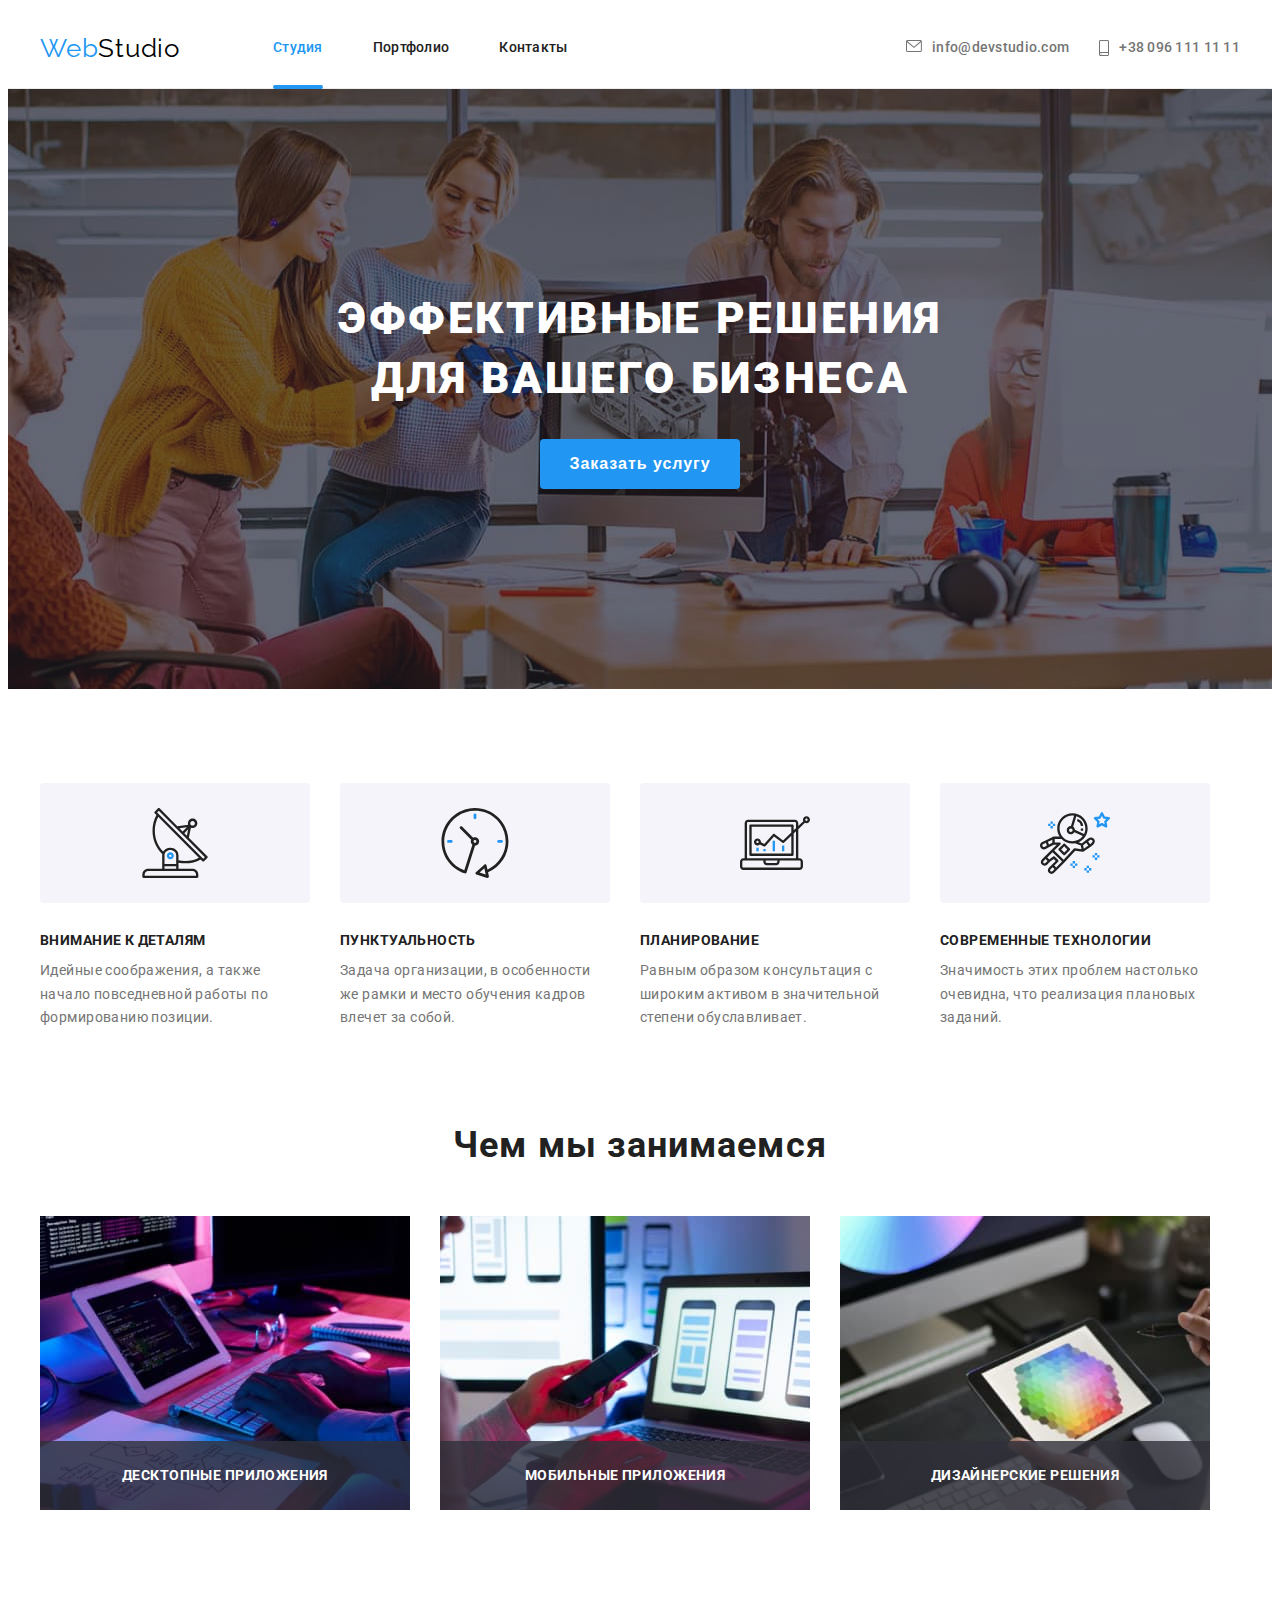
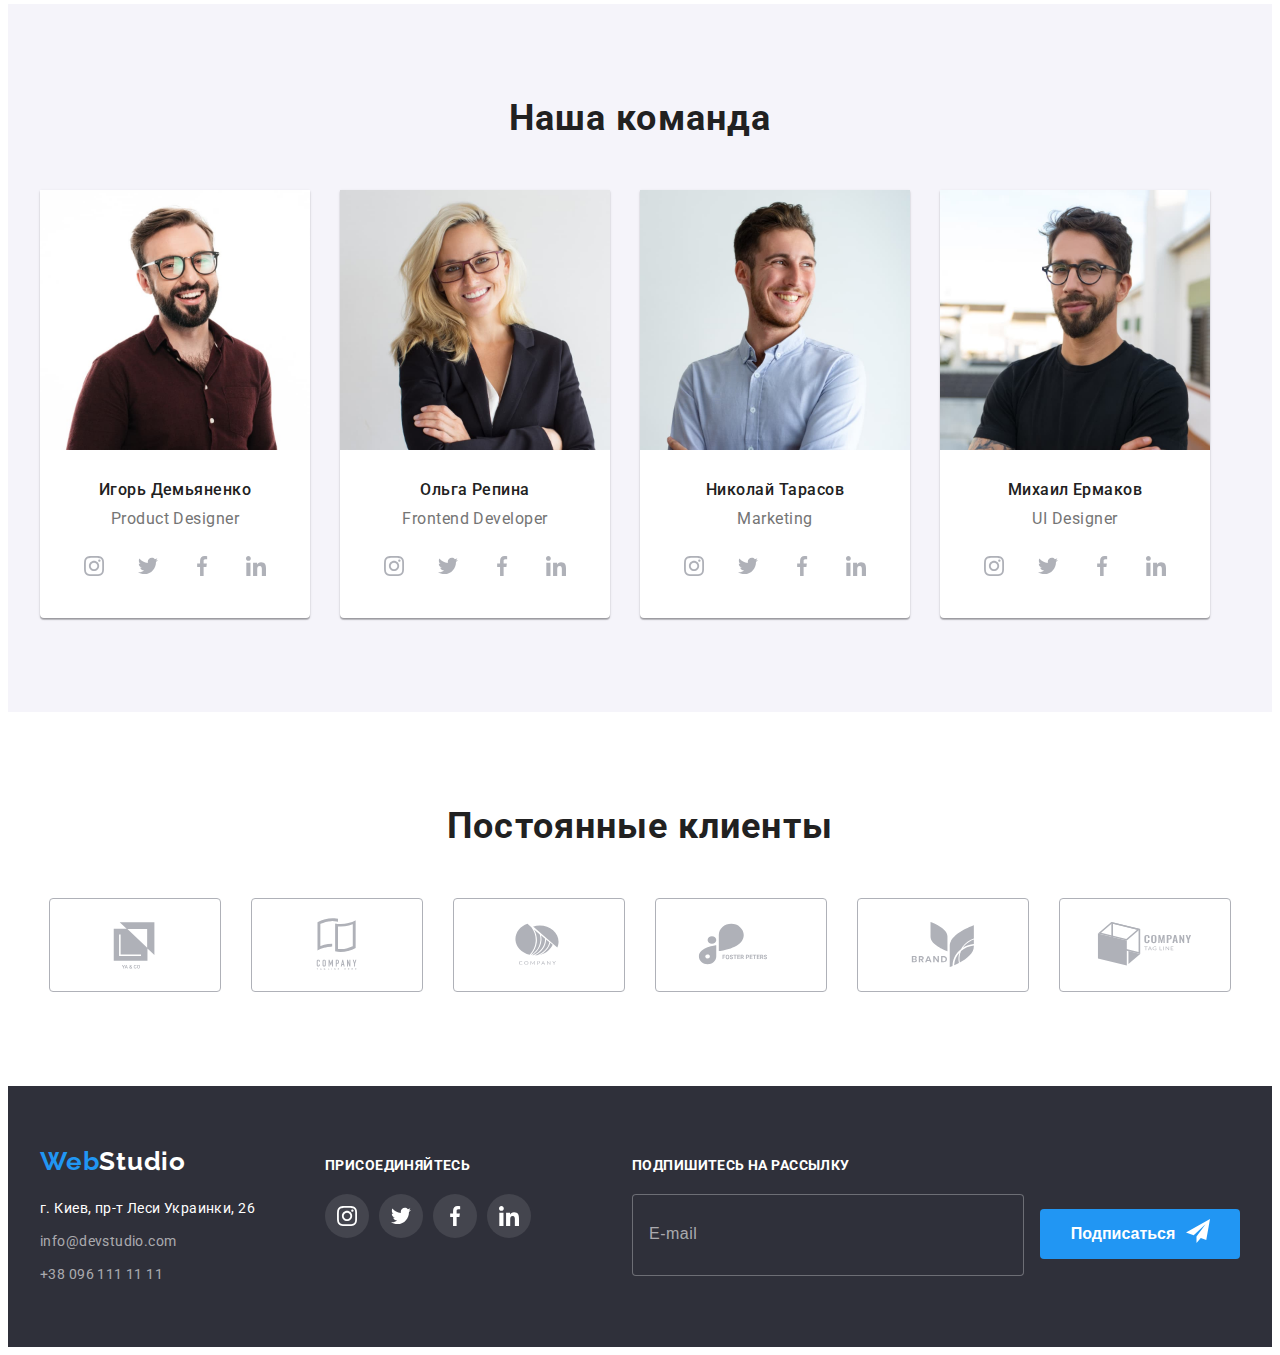
<file: index.html>
<!DOCTYPE html>
<html lang="ru">
<head>
   
    <meta charset="UTF-8">
    <meta http-equiv="X-UA-Compatible" content="IE=edge">
    <meta name="viewport" content="width=device-width, initial-scale=1.0">
    <title>Document</title>
    <link rel="stylesheet" href="https://cdnjs.cloudflare.com/ajax/libs/modern-normalize/1.1.0/modern-normalize.min.css"
        integrity="sha512-wpPYUAdjBVSE4KJnH1VR1HeZfpl1ub8YT/NKx4PuQ5NmX2tKuGu6U/JRp5y+Y8XG2tV+wKQpNHVUX03MfMFn9Q=="
        crossorigin="anonymous" referrerpolicy="no-referrer" />
    <link rel="preconnect" href="https://fonts.googleapis.com">
    <link rel="preconnect" href="https://fonts.gstatic.com" crossorigin>
    <link href="https://fonts.googleapis.com/css2?family=Roboto&display=swap" rel="stylesheet">
    <link rel="preconnect" href="https://fonts.googleapis.com">
    <link rel="preconnect" href="https://fonts.gstatic.com" crossorigin>
    <link href="https://fonts.googleapis.com/css2?family=Raleway:wght@700&family=Roboto:wght@400;500;700;900&display=swap"
        rel="stylesheet">
    <link rel="stylesheet" href="./css/styles.css">
</head>

<body>
    <!-- header -->
    <header class="header">
        <div class="container header-container">
        <nav class="nav">
            <a class="link logo" lang="en" href="./index.html">Web<span>Studio</span></a>
            <ul class="nav-list">
                <li class="item nav-item"><a class="link header-link current" href="./index.html">Студия</a></li>
                <li class="item nav-item"><a class="link header-link" href="./portfolio.html">Портфолио</a></li>
                <li class="item nav-item"><a class="link header-link" href="">Контакты</a></li>
            </ul>
        </nav>
        <div class="header-contacts">
        <ul class="nav-contacts">
            <li class="contacts-items item header-mail"><a class="header-contacts link-mail" href="mailto:info@devstudio.com">
             <svg class="header-icons header-icons-" width="16" height="12">
                <use href="./img/sprite/icons.svg#icon-envelope">
                </use>
            </svg>
                info@devstudio.com</a>
            </li>
            <li class="contacts-items header-tel">
                <a class="header-contacts link-tel" href="tel:+380961111111">
                    <svg class="header-icons header-icons-smart" width="10" height="16">
                        <use href="./img/sprite/icons.svg#icon-smartphone">
                        </use>
                    </svg>
                    +38 096 111 11 11</a>
            </li>
        </ul>
        </div>
        </div>
    </header>
    <!-- main -->
    <main>
        <!-- hero -->
        <section class="hero">
            <div class="container">
            <h1>Эффективные решения<br> для вашего бизнеса</h1>
            <button type="button" class="button butoon-hero" data-modal-open >Заказать услугу</button>
            </div>
        </section>
        <!-- information_about_the_company -->
        <section class="information">
            <div class="container information-container">
            <h2 class="visually-hidden">О нас</h2>
            <ul class="information-list">
                <li class="list information-item">
                    <div class="information-svg">
                        <svg class="information-icon-imege" width="70" height="70">
                            <use href="img/sprite/icons.svg#icon-antenna">
                            </use>
                        </svg>
                    </div>
                    <h3 class="information-titel">Внимание к деталям</h3>
                    <p class="information-after-titel">Идейные соображения, а также начало повседневной работы по формированию позиции.</p>
                </li>
                <li class="item information-item">
                    <div class="information-svg">
                        <svg class="information-icon-imege" width="70" height="70">
                            <use href="img/sprite/icons.svg#icon-clock">
                            </use>
                        </svg>
                    </div>
                    <h3 class="information-titel">Пунктуальность</h3>
                    <p class="information-after-titel">Задача организации, в особенности же рамки и место обучения кадров влечет за собой.</p>
                </li>
                <li class="item information-item">
                    <div class="information-svg">
                        <svg class="information-icon-imege" width="70" height="70">
                            <use href="img/sprite/icons.svg#icon-diagram">
                            </use>
                        </svg>
                    </div>
                    <h3 class="information-titel">Планирование</h3>
                    <p class="information-after-titel">Равным образом консультация с широким активом в значительной степени обуславливает.</p>
                </li>
                <li class="item information-item">
                    <div class="information-svg">
                        <svg class="information-icon-imege" width="70" height="70">
                            <use href="img/sprite/icons.svg#icon-astronaut">
                            </use>
                        </svg>
                    </div>
                    <h3 class="information-titel">Современные технологии</h3>
                    <p class="information-after-titel">Значимость этих проблем настолько очевидна, что реализация плановых заданий.</p>
                </li>
            </ul>
            </div>
        </section>
        <!-- what_are_we_doing -->
        <section class="services">
            <div class="container">
            <h2 class="work">Чем мы занимаемся</h2>
            <ul class="work-list">
                <li class="item work-item">
                    <img src="./img/what_are_we_doing/img.jpg" alt="На мониторе изображена вёрска" width="370" height="294">
                    <p>
                        Десктопные приложения
                    </p>
                </li>
                <li class="item work-item">
                    <img src="./img/what_are_we_doing/img1.jpg" alt="Адаптирование под платформы" width="370" height="294">
                    <p>
                        Мобильные приложения
                    </p>
                </li>
                <li class="item work-item">
                    <img src="./img/what_are_we_doing/img2.jpg" alt="Оформление" width="370" height="294">
                    <p>
                        Дизайнерские решения
                    </p>
                </li>
            </ul>
            </div>
        </section>
        <!-- our_team -->
        <section class="our-team">
            <div class="container">
            <h2 class="team">Наша команда</h2>
            <ul class="team-list">
                <li class="item team-item">
                    <img src="./img/our_team/img.jpg" alt="Парень, участник команды" width="270" height="260">
                    <div class="team-name">
                    <h3 class="team-title">Игорь Демьяненко</h3>
                    <p class="team-after-title" lang="en">Product Designer</p>
                      <ul class="team-list-kontacts">
                          <li class="list-kontacts-item">
                              <a href="" class="team-social-link" target="blank" rel="noopener noreferrer">
                                  <svg class="team-social-icon" width="20" height="20">
                                      <use href="./img/sprite/icons.svg#icon-instagram">
                                      </use>
                                    </svg>
                                </a>
                            </li>
                          <li class="list-kontacts-item">
                              <a href="" class="team-social-link" target="blank" rel="noopener noreferrer">
                                  <svg class="team-social-icon" width="20" height="20">
                                      <use href="./img/sprite/icons.svg#icon-twitter">
                                      </use>
                                    </svg>
                                </a>
                            </li>
                          <li class="list-kontacts-item">
                              <a href="" class="team-social-link" target="blank" rel="noopener noreferrer">
                                  <svg class="team-social-icon" width="20" height="20">
                                      <use href="./img/sprite/icons.svg#icon-facebook">
                                      </use>
                                    </svg>
                                </a>
                            </li>
                          <li class="list-kontacts-item">
                              <a href="" class="team-social-link" target="blank" rel="noopener noreferrer">
                                  <svg class="team-social-icon" width="20" height="20">
                                      <use href="./img/sprite/icons.svg#icon-linkedin">
                                      </use>
                                    </svg>
                                </a>
                            </li>
                      </ul>
                </div>
                </li>
                <li class="item team-item">
                    <img src="./img/our_team/img1.jpg" alt="Девушка, участница команды" width="270" height="260">
                    <div class="team-name">
                    <h3 class="team-title">Ольга Репина</h3>
                    <p class="team-after-title" lang="en">Frontend Developer</p>
                        <ul class="team-list-kontacts">
                            <li class="list-kontacts-item">
                                <a href="" class="team-social-link" target="blank" rel="noopener noreferrer">
                                    <svg class="team-social-icon" width="20" height="20">
                                        <use href="./img/sprite/icons.svg#icon-instagram">
                                        </use>
                                    </svg>
                                </a>
                            </li>
                            <li class="list-kontacts-item">
                                <a href="" class="team-social-link" target="blank" rel="noopener noreferrer">
                                    <svg class="team-social-icon" width="20" height="20">
                                        <use href="./img/sprite/icons.svg#icon-twitter">
                                        </use>
                                    </svg>
                                </a>
                            </li>
                            <li class="list-kontacts-item">
                                <a href="" class="team-social-link" target="blank" rel="noopener noreferrer">
                                    <svg class="team-social-icon" width="20" height="20">
                                        <use href="./img/sprite/icons.svg#icon-facebook">
                                        </use>
                                    </svg>
                                </a>
                            </li>
                            <li class="list-kontacts-item">
                                <a href="" class="team-social-link" target="blank" rel="noopener noreferrer">
                                    <svg class="team-social-icon" width="20" height="20">
                                        <use href="./img/sprite/icons.svg#icon-linkedin">
                                        </use>
                                    </svg>
                                </a>
                            </li>
                        </ul>
                    </div>
                </li>
                <li class="item team-item">
                    <img src="./img/our_team/img2.jpg" alt="Парень, участник команды" width="270" height="260">
                    <div class="team-name">
                    <h3 class="team-title">Николай Тарасов</h3>
                    <p class="team-after-title" lang="en">Marketing</p>
                        <ul class="team-list-kontacts">
                            <li class="list-kontacts-item">
                                <a href="" class="team-social-link" target="blank" rel="noopener noreferrer">
                                    <svg class="team-social-icon" width="20" height="20">
                                        <use href="./img/sprite/icons.svg#icon-instagram">
                                        </use>
                                    </svg>
                                </a>
                            </li>
                            <li class="list-kontacts-item">
                                <a href="" class="team-social-link" target="blank" rel="noopener noreferrer">
                                    <svg class="team-social-icon" width="20" height="20">
                                        <use href="./img/sprite/icons.svg#icon-twitter">
                                        </use>
                                    </svg>
                                </a>
                            </li>
                            <li class="list-kontacts-item">
                                <a href="" class="team-social-link" target="blank" rel="noopener noreferrer">
                                    <svg class="team-social-icon" width="20" height="20">
                                        <use href="./img/sprite/icons.svg#icon-facebook">
                                        </use>
                                    </svg>
                                </a>
                            </li>
                            <li class="list-kontacts-item">
                                <a href="" class="team-social-link" target="blank" rel="noopener noreferrer">
                                    <svg class="team-social-icon" width="20" height="20">
                                        <use href="./img/sprite/icons.svg#icon-linkedin">
                                        </use>
                                    </svg>
                                </a>
                            </li>
                        </ul>
                    </div>
                </li>
                <li class="item team-item">
                    <img src="./img/our_team/img3.jpg" alt="Парень, участник команды" width="270" height="260">
                    <div class="team-name">
                    <h3 class="team-title">Михаил Ермаков</h3>
                    <p class="team-after-title" lang="en">UI Designer</p>
                        <ul class="team-list-kontacts">
                            <li class="list-kontacts-item">
                                <a href="" class="team-social-link" target="blank" rel="noopener noreferrer">
                                    <svg class="team-social-icon" width="20" height="20">
                                        <use href="./img/sprite/icons.svg#icon-instagram">
                                        </use>
                                    </svg>
                                </a>
                            </li>
                            <li class="list-kontacts-item">
                                <a href="" class="team-social-link" target="blank" rel="noopener noreferrer">
                                    <svg class="team-social-icon" width="20" height="20">
                                        <use href="./img/sprite/icons.svg#icon-twitter">
                                        </use>
                                    </svg>
                                </a>
                            </li>
                            <li class="list-kontacts-item">
                                <a href="" class="team-social-link" target="blank" rel="noopener noreferrer">
                                    <svg class="team-social-icon" width="20" height="20">
                                        <use href="./img/sprite/icons.svg#icon-facebook">
                                        </use>
                                    </svg>
                                </a>
                            </li>
                            <li class="list-kontacts-item">
                                <a href="" class="team-social-link" target="blank" rel="noopener noreferrer">
                                    <svg class="team-social-icon" width="20" height="20">
                                        <use href="./img/sprite/icons.svg#icon-linkedin">
                                        </use>
                                    </svg>
                                </a>
                            </li>
                        </ul>
                    </div>
                </li>
            </ul>
            </div>
        </section>
        <!-- regular-customers -->
        <section class="customers">
            <div class="container">
                <h2 class="customers-title">Постоянные клиенты</h2>
                <ul class="customers-list">
                    <li class="customers-item">
                        <a href=""  class="customers-link" target="blank" rel="noopener noreferrer">
                            <svg class="customers-svg" width="106" height="60">
                                <use href="./img/sprite/icons.svg#icon-Logo1">
                                </use>
                            </svg>
                        </a>
                    </li>
                    <li class="customers-item">
                        <a href=""  class="customers-link" target="blank" rel="noopener noreferrer">
                            <svg class="customers-svg" width="106" height="60">
                                <use href="./img/sprite/icons.svg#icon-Logo2">
                                </use>
                            </svg>
                        </a>
                    </li>
                    <li class="customers-item">
                        <a href=""  class="customers-link" target="blank" rel="noopener noreferrer">
                            <svg class="customers-svg" width="106" height="60">
                                <use href="./img/sprite/icons.svg#icon-Logo3">
                                </use>
                            </svg>
                        </a>
                    </li>
                    <li class="customers-item">
                        <a href=""  class="customers-link" target="blank" rel="noopener noreferrer">
                            <svg class="customers-svg" width="106" height="60">
                                <use href="./img/sprite/icons.svg#icon-Logo4">
                                </use>
                            </svg>
                        </a>
                    </li>
                    <li class="customers-item">
                        <a href=""  class="customers-link" target="blank" rel="noopener noreferrer">
                            <svg class="customers-svg" width="106" height="60">
                                <use href="./img/sprite/icons.svg#icon-Logo5">
                                </use>
                            </svg>
                        </a>
                    </li>
                    <li class="customers-item">
                        <a href="" class="customers-link" target="blank" rel="noopener noreferrer">
                            <svg class="customers-svg" width="106" height="60">
                                <use href="./img/sprite/icons.svg#icon-Logo6">
                                </use>
                            </svg>
                        </a>
                    </li>
                </ul>
            </div>
        </section>
    </main>
    <!-- footer -->
    <footer class="footer">
        <div class="container">
         <div class="footer-adres"> 
        <a class="link footer-logo" lang="en" href="./index.html">Web<span>Studio</span></a>
        <address class="address">
        <ul class="address-list">
            <li  class="footer-item">
                <a class="link address-item-map" href="https://goo.gl/maps/XnTj627wTrtUJCZ2A" target="blank" rel="noopener noreferrer">г. Киев, пр-т Леси Украинки, 26</a>
            </li>
            <li  class="footer-item">
                <a class="link address-item" href="mailto:info@devstudio.com">info@devstudio.com</a>
            </li>
             <li  class="footer-item">
                <a class="link address-item" href="tel:+380961111111">+38 096 111 11 11</a>
             </li>
         </ul>  
        </address>
        </div>
        <div class="footer-adres">
        <h3 class="footer-social-title">присоединяйтесь</h3>
        <ul class="footer-social">
            <li class="footer-social-item"> <a href="" class="footer-social-link" target="blank" rel="noopener noreferrer">
                <svg class="footer-svg" width="20" height="20">
                    <use href="./img/sprite/icons.svg#icon-instagram">

                    </use>
                </svg>
            </a>
        </li>
            <li class="footer-social-item"> <a href="" class="footer-social-link" target="blank" rel="noopener noreferrer">
                <svg class="footer-svg" width="20" height="20">
                    <use href="./img/sprite/icons.svg#icon-twitter">

                    </use>
                </svg>
            </a>
        </li>
            <li class="footer-social-item"> <a href="" class="footer-social-link" target="blank" rel="noopener noreferrer">
                <svg class="footer-svg" width="20" height="20">
                    <use href="./img/sprite/icons.svg#icon-facebook">

                    </use>
                </svg>
            </a>
        </li>
            <li class="footer-social-item"> <a href="" class="footer-social-link" target="blank" rel="noopener noreferrer">
                <svg class="footer-svg" width="20" height="20">
                    <use href="./img/sprite/icons.svg#icon-linkedin">

                    </use>
                </svg>
            </a>
        </li>
        </ul>
        </div>
        <div class="footer-mailinglist">
            <p class="mailinglist-title">Подпишитесь на рассылку</p>
            <form action="#">
            <label for="email"></label>
            <input class="mailinglist-input" type="email"
            name="email"
            id="email"
            required
            placeholder="E-mail">
            <button class="mailinglist-button" type="submit"><span class="button-text">Подписаться</span>
                <svg class="telegram-svg" width="24" height="24">
                    <use href="./img/sprite/icons.svg#icon-telegram">
                    </use>
                </svg>
            </button>
            </form>
        </div>
        </div>
    </footer>
    <!-- modal -->
    <div class="backdrop  is-hidden" data-modal>
        <div class="modal">
            <button type="button" class="modal-close" data-modal-close>
                <svg class="close-svg" width="14" height="14">
                    <use href="./img/sprite/icons.svg#icon-close"></use>
                </svg>
            </button>
                <form action="#" class="modal-form">
                    <p class="modal-title">
                        Оставьте свои данные, мы вам перезвоним
                    </p>
                    <div class="form-field">
                    <label class="form-label" for="user-name">Имя</label>
                    <div class="input-wrap">
                    <input type="text" class="form-input"
                        name="user-name"
                        placeholder=""
                        required 
                        minlength="2"
                        id="user-name" />
                        <svg class="input-icon" width="18" height="18">
                            <use href="./img/sprite/icons.svg#icon-person"></use>
                        </svg>
                    </div>
                    </div>
                    <div class="form-field">
                    <label class="form-label" for="tel">Телефон</label>
                    <div class="input-wrap">
                    <input type="tel" class="form-input"
                        name="tel"
                        placeholder=""
                        required
                        id="tel" />
                        <svg class="input-icon" width="18" height="18">
                            <use href="./img/sprite/icons.svg#icon-phone"></use>
                        </svg>
                    </div>
                    </div>
                    <div class="form-field">
                    <label class="form-label" for="user-email">Почта</label>
                    <div class="input-wrap">
                    <input type="email" class="form-input"
                        name="user-email"
                        placeholder=""
                        required
                        id="user-email" />
                        <svg class="input-icon" width="18" height="18">
                            <use href="./img/sprite/icons.svg#icon-email-black"></use>
                        </svg>
                    </div>
                    </div>
                    <div class="form-field">
                    <label class="form-label" for="user-text">Комментарий</label>
                    <textarea name="user-text" 
                        id="user-text"
                        class="form-text"
                        placeholder="Введите текст"></textarea>
                    </div>
                    <div class="form-field">
                        <input type="checkbox"
                        class="policy-check visually-hidden"
                        name="policy"
                        id="policy" />
                        <label for="policy" class="checbox-label">
                        <span>
                            <svg class="policy-icon" width="16" height="15">
                                <use href="./img/sprite/icons.svg#icon-vector-check"></use>
                            </svg>
                    </span>Соглашаюсь с рассылкой и принимаю <a class="treaty" href=""> Условия договора</a></label>
                    </div>
                    <div class="form-button">
                    <button class="button-form" type="submit">Отправить</button>
                    </div>
                </form>
        </div>
    </div>
    <script src="./js/modal.js"></script>
</body>

</html>
</file>
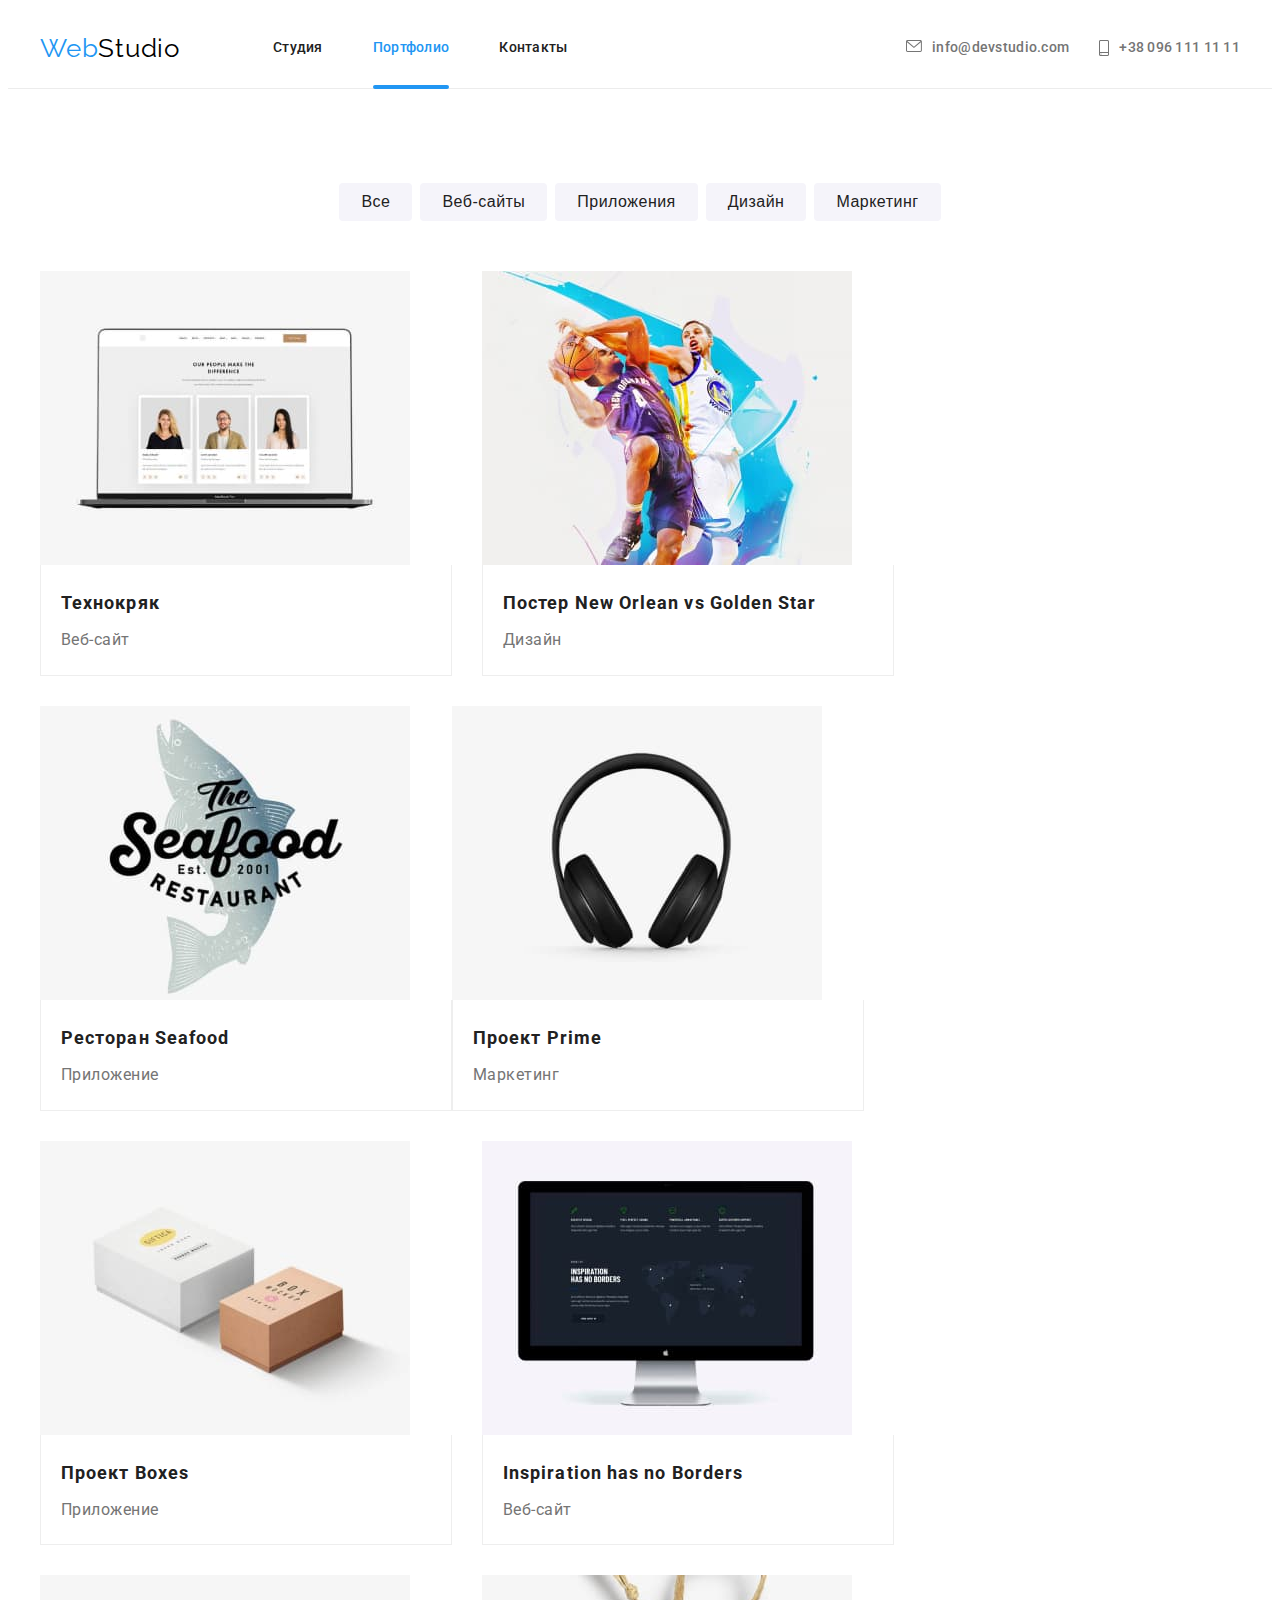
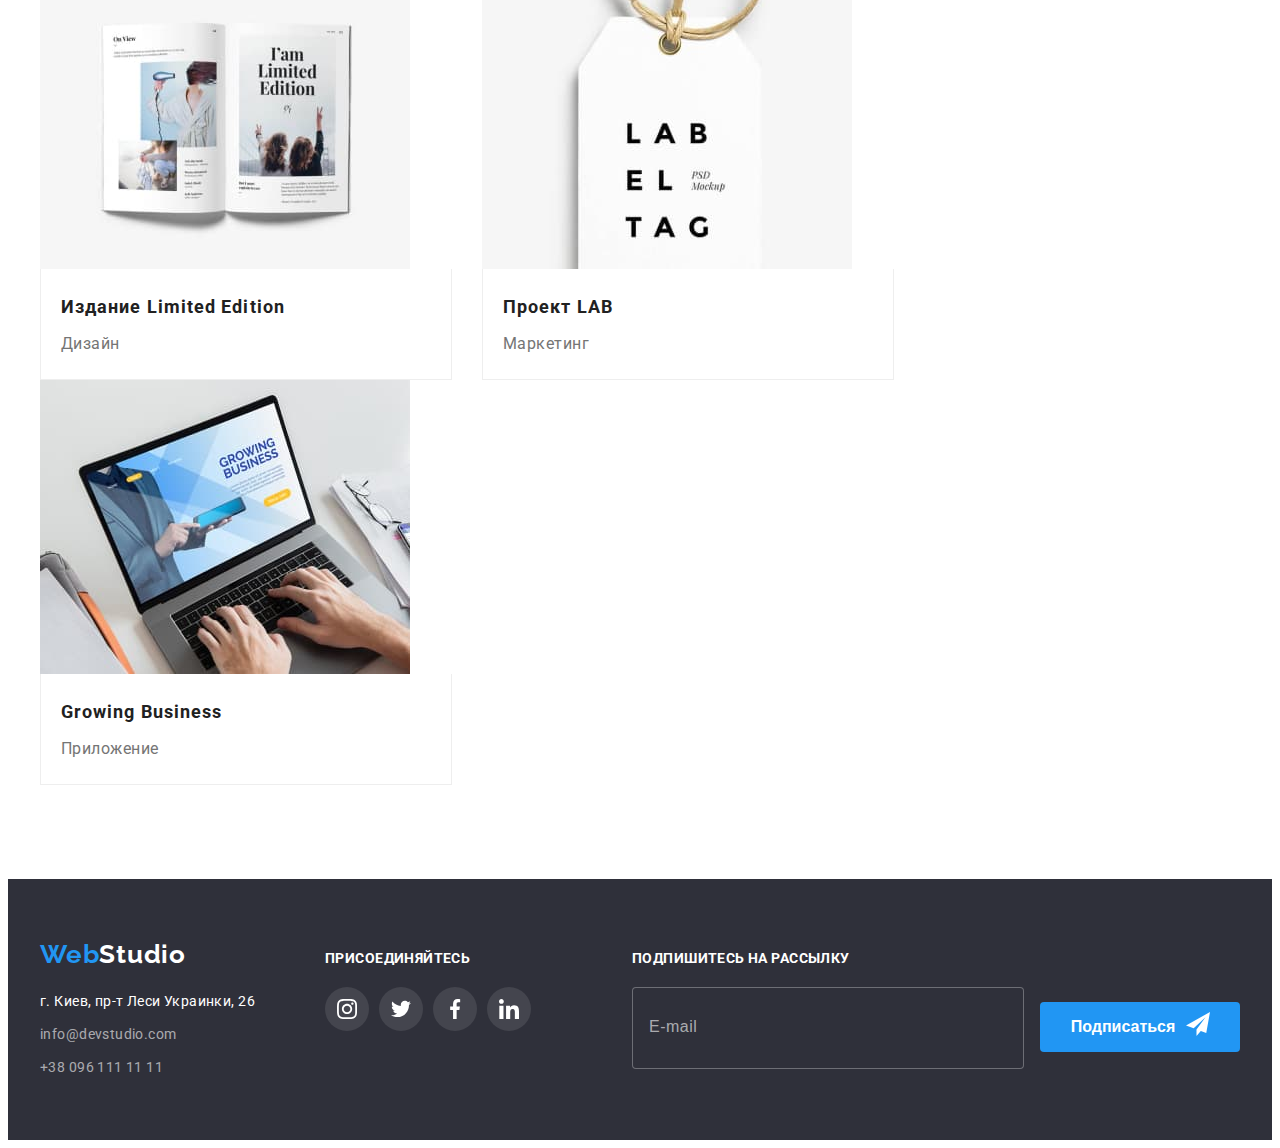
<file: portfolio.html>
<!DOCTYPE html>
<html lang="ru">
<head>
    <meta charset="UTF-8">
    <meta http-equiv="X-UA-Compatible" content="IE=edge">
    <meta name="viewport" content="width=device-width, initial-scale=1.0">
    <title>Document</title>
    <link rel="stylesheet" href="https://cdnjs.cloudflare.com/ajax/libs/modern-normalize/1.1.0/modern-normalize.min.css"
        integrity="sha512-wpPYUAdjBVSE4KJnH1VR1HeZfpl1ub8YT/NKx4PuQ5NmX2tKuGu6U/JRp5y+Y8XG2tV+wKQpNHVUX03MfMFn9Q=="
        crossorigin="anonymous" referrerpolicy="no-referrer" />
    <link rel="preconnect" href="https://fonts.googleapis.com">
    <link rel="preconnect" href="https://fonts.gstatic.com" crossorigin>
    <link href="https://fonts.googleapis.com/css2?family=Raleway:wght@700&family=Roboto:wght@400;500;700;900&display=swap"
        rel="stylesheet">
    <link rel="stylesheet" href="./css/styles.css">
</head>
<body>
    <!-- header -->
    <header class="header">
        <div class="container header-container">
            <nav class="nav">
                <a class="link logo" lang="en" href="./index.html">Web<span>Studio</span></a>
                <ul class="nav-list">
                    <li class="item nav-item"><a class="link header-link" href="./index.html">Студия</a></li>
                    <li class="item nav-item"><a class="link header-link current" href="./portfolio.html">Портфолио</a></li>
                    <li class="item nav-item"><a class="link header-link" href="">Контакты</a></li>
                </ul>
            </nav>
            <div class="header-contacts">
                <ul class="nav-contacts">
                    <li class="contacts-items item header-mail"><a class="header-contacts link-mail"
                            href="mailto:info@devstudio.com">
                            <svg class="header-icons header-icons-" width="16" height="12">
                                <use href="./img/sprite/icons.svg#icon-envelope">
                                </use>
                            </svg>
                            info@devstudio.com</a>
                    </li>
                    <li class="contacts-items header-tel">
                        <a class="header-contacts link-tel" href="tel:+380961111111">
                            <svg class="header-icons header-icons-smart" width="10" height="16">
                                <use href="./img/sprite/icons.svg#icon-smartphone">
                                </use>
                            </svg>
                            +38 096 111 11 11</a>
                    </li>
                </ul>
            </div>
        </div>
    </header>
    <main>
    <!-- portfolio -->
        <section class="portfolio">
            <div class="container">
                <h1 class="visually-hidden">Портфолио</h1>
            <ul class="filters">
                <li class="item filters-item">
                    <button type="button" class="button-filtres">Все</button>
                </li>
                <li class="item filters-item">
                    <button type="button" class="button-filtres">Веб-сайты</button>
                </li>
                <li class="item filters-item">
                    <button type="button" class="button-filtres">Приложения</button>
                </li>
                <li class="item filters-item">
                    <button type="button" class="button-filtres">Дизайн</button>
                </li>
                <li class="item filters-item">
                    <button type="button" class="button-filtres">Маркетинг</button>
                </li>
            </ul>
            <ul class="project">
                <li class="item project-item">
                    <a class="portfolio-link" href="">
                    <div class="project-item-wrap">
                        <img src="./img/project/project1.jpg" alt="Компьютер на котором изображен Веб-сайт"
                            width="370" height="294">
                        <p class="project-img-text">
                            Технокряк это современная площадка распространения коронавируса. Компании используют эту платформу для цифрового
                            шпионажа и атак на защищённые сервера конкурентов.
                        </p>
                        </div>
                        <div class="rpoject-text">
                    <h2 class="project-title">Технокряк</h2>
                    <p class="project-after-title">Веб-сайт</p>
                     </div>
                    </a>
                </li>
                <li class="item project-item">
                    <a class="portfolio-link" href="">
                        <div class="project-item-wrap">
                        <img src="./img/project/project2.jpg" alt="Дизайн с двумя баскетболистами" width="370"
                            height="294">
                        <p class="project-img-text">
                            Lorem ipsum dolor sit amet consectetur adipisicing elit. Temporibus quas consequuntur corrupti iste corporis minima, provident nulla optio possimus, ad numquam libero odit tempora distinctio itaque sed nobis, fugit voluptatem.
                        </p>
                    </div>
                        <div class="rpoject-text">
                    <h2 class="project-title">Постер <span lang="en">New Orlean vs Golden Star</span></h2>
                    <p class="project-after-title">Дизайн</p>
                    </div>
                    </a>
                </li>
                <li class="item project-item">
                    <a class="portfolio-link" href="">
                    <div class="project-item-wrap">
                    <img src="./img/project/project3.jpg" alt="Название ресторана" width="370" height="294">
                        <p class="project-img-text">
Lorem ipsum dolor sit amet consectetur adipisicing elit. Temporibus quas consequuntur corrupti iste corporis minima, provident nulla optio possimus, ad numquam libero odit tempora distinctio itaque sed nobis, fugit voluptatem.
                        </p>
                    </div>
                        <div class="rpoject-text">
                    <h2 class="project-title">Ресторан <span lang="en">Seafood</span></h2>
                    <p class="project-after-title">Приложение</p>
                    </div>
                    </a>
                </li>
                <li class="item project-item">
                    <a class="portfolio-link" href="">
                    <div class="project-item-wrap">
                    <img src="./img/project/project4.jpg" alt="Наушники" width="370" height="294">
                        <p class="project-img-text">
Lorem ipsum dolor sit amet consectetur adipisicing elit. Temporibus quas consequuntur corrupti iste corporis minima, provident nulla optio possimus, ad numquam libero odit tempora distinctio itaque sed nobis, fugit voluptatem.
                        </p>
                    </div>
                        <div class="rpoject-text">
                    <h2 class="project-title">Проект <span lang="en">Prime</span></h2>
                    <p class="project-after-title">Маркетинг</p>
                    </div>
                    </a>
                </li>
                <li class="item project-item">
                    <a class="portfolio-link" href="">
                    <div class="project-item-wrap">
                    <img src="./img/project/project5.jpg" alt="Две упаковочных каробки" width="370" height="294">
                        <p class="project-img-text">
Lorem ipsum dolor sit amet consectetur adipisicing elit. Temporibus quas consequuntur corrupti iste corporis minima, provident nulla optio possimus, ad numquam libero odit tempora distinctio itaque sed nobis, fugit voluptatem.
                        </p>
                    </div>
                        <div class="rpoject-text">
                    <h2 class="project-title">Проект <span lang="en">Boxes</span></h2>
                    <p class="project-after-title">Приложение</p>
                    </div>
                    </a>
                </li>
                <li class="item project-item">
                    <a class="portfolio-link" href="">
                    <div class="project-item-wrap">
                    <img src="./img/project/project6.jpg" alt="Монитор с веб сайтом" width="370" height="294">
                        <p class="project-img-text">
Lorem ipsum dolor sit amet consectetur adipisicing elit. Temporibus quas consequuntur corrupti iste corporis minima, provident nulla optio possimus, ad numquam libero odit tempora distinctio itaque sed nobis, fugit voluptatem.
                        </p>
                    </div>
                        <div class="rpoject-text">
                    <h2 class="project-title" lang="en">Inspiration has no Borders</h2>
                    <p class="project-after-title">Веб-сайт</p>
                    </div>  
                    </a>
                </li>
                <li class="item project-item">
                    <a class="portfolio-link" href="">
                    <div class="project-item-wrap">
                    <img src="./img/project/project7.jpg" alt="Женский журнал моды" width="370" height="294">
                    <p class="project-img-text">
Lorem ipsum dolor sit amet consectetur adipisicing elit. Temporibus quas consequuntur corrupti iste corporis minima, provident nulla optio possimus, ad numquam libero odit tempora distinctio itaque sed nobis, fugit voluptatem.
                    </p>
                    </div>
                        <div class="rpoject-text">
                    <h2 class="project-title">Издание <span lang="en">Limited Edition</span></h2>
                    <p class="project-after-title">Дизайн</p>
                    </div>
                    </a>
                </li>
                <li class="item project-item">
                    <a class="portfolio-link" href="">
                    <div class="project-item-wrap">
                    <img src="./img/project/project8.jpg" alt="Лейбл" width="370" height="294">
                        <p class="project-img-text">
Lorem ipsum dolor sit amet consectetur adipisicing elit. Temporibus quas consequuntur corrupti iste corporis minima, provident nulla optio possimus, ad numquam libero odit tempora distinctio itaque sed nobis, fugit voluptatem.
                        </p>
                    </div>
                        <div class="rpoject-text">
                    <h2 class="project-title">Проект <span lang="en">LAB</span></h2>
                    <p class="project-after-title">Маркетинг</p>
                    </div>  
                    </a>
                </li>
                <li class="item project-item">
                    <a class="portfolio-link" href="">
                    <div class="project-item-wrap">
                    <img src="./img/project/project9.jpg" alt="Ноутбук с изображением на экране приложения" width="370" height="294">
                        <p class="project-img-text">
Lorem ipsum dolor sit amet consectetur adipisicing elit. Temporibus quas consequuntur corrupti iste corporis minima, provident nulla optio possimus, ad numquam libero odit tempora distinctio itaque sed nobis, fugit voluptatem.
                        </p>
                    </div>
                        <div class="rpoject-text">
                    <h2 class="project-title" lang="en">Growing Business</h2>
                    <p class="project-after-title">Приложение</p>
                    </div>
                    </a>
                </li>
            </ul>
            </div>
        </section>
    </main>
    <!-- footer -->
    <footer class="footer">
        <div class="container">
            <div class="footer-adres">
                <a class="link footer-logo" lang="en" href="./index.html">Web<span>Studio</span></a>
                <address class="address">
                    <ul class="address-list">
                        <li class="footer-item">
                            <a class="link address-item-map" href="https://goo.gl/maps/XnTj627wTrtUJCZ2A" target="blank"
                                rel="noopener noreferrer">г. Киев, пр-т Леси Украинки, 26</a>
                        </li>
                        <li class="footer-item">
                            <a class="link address-item" href="mailto:info@devstudio.com">info@devstudio.com</a>
                        </li>
                        <li class="footer-item">
                            <a class="link address-item" href="tel:+380961111111">+38 096 111 11 11</a>
                        </li>
                    </ul>
                </address>
            </div>
            <div class="footer-adres">
                <h3 class="footer-social-title">присоединяйтесь</h3>
                <ul class="footer-social">
                    <li class="footer-social-item"> <a href="" class="footer-social-link" target="blank"
                            rel="noopener noreferrer">
                            <svg class="footer-svg" width="20" height="20">
                                <use href="./img/sprite/icons.svg#icon-instagram">
    
                                </use>
                            </svg>
                        </a>
                    </li>
                    <li class="footer-social-item"> <a href="" class="footer-social-link" target="blank"
                            rel="noopener noreferrer">
                            <svg class="footer-svg" width="20" height="20">
                                <use href="./img/sprite/icons.svg#icon-twitter">
    
                                </use>
                            </svg>
                        </a>
                    </li>
                    <li class="footer-social-item"> <a href="" class="footer-social-link" target="blank"
                            rel="noopener noreferrer">
                            <svg class="footer-svg" width="20" height="20">
                                <use href="./img/sprite/icons.svg#icon-facebook">
    
                                </use>
                            </svg>
                        </a>
                    </li>
                    <li class="footer-social-item"> <a href="" class="footer-social-link" target="blank"
                            rel="noopener noreferrer">
                            <svg class="footer-svg" width="20" height="20">
                                <use href="./img/sprite/icons.svg#icon-linkedin">
    
                                </use>
                            </svg>
                        </a>
                    </li>
                </ul>
            </div>
            <div class="footer-mailinglist">
                <p class="mailinglist-title">Подпишитесь на рассылку</p>
                <form action="#">
                    <label for="email"></label>
                    <input class="mailinglist-input" type="email" name="email" id="email" required placeholder="E-mail">
                    <button class="mailinglist-button" type="submit"><span class="button-text">Подписаться</span>
                        <svg class="telegram-svg" width="24" height="24">
                            <use href="./img/sprite/icons.svg#icon-telegram">
                            </use>
                        </svg>
                    </button>
                </form>
            </div>
        </div>
    </footer>
    <script src="./js/modal.js"></script>
</body>
</html>
</file>
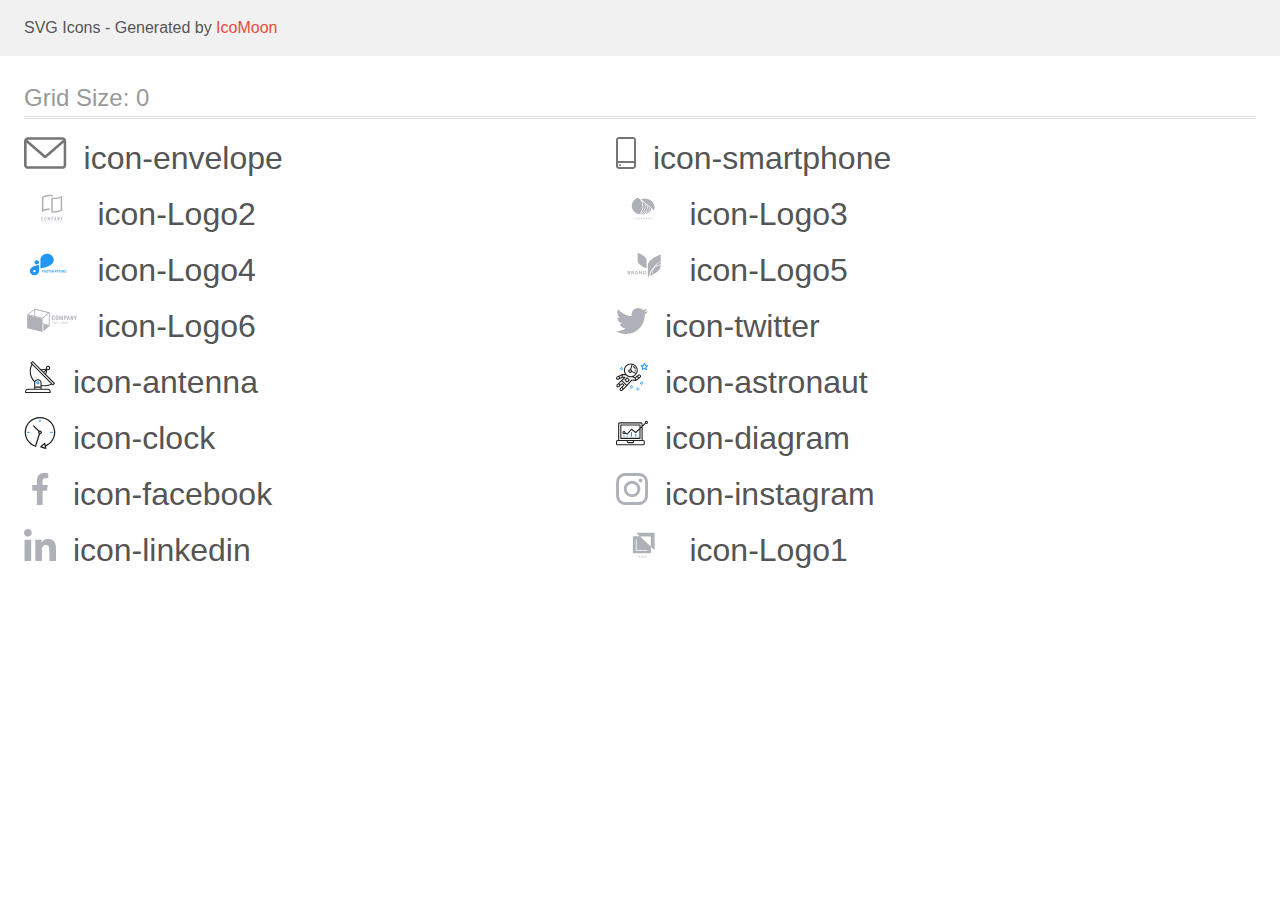
<file: img/sprite/demo.html>
<!doctype html>
<html>
<head>
    <title>IcoMoon - SVG Icons</title>
    <meta charset="utf-8">
    <meta name="viewport" content="width=device-width, initial-scale=1">
    <link rel="stylesheet" href="demo-files/demo.css">
    <link rel="stylesheet" href="style.css">
</head>
<body>
<svg aria-hidden="true" style="position: absolute; width: 0; height: 0; overflow: hidden;" version="1.1" xmlns="http://www.w3.org/2000/svg" xmlns:xlink="http://www.w3.org/1999/xlink">
<defs>
<symbol id="icon-envelope" viewBox="0 0 43 32">
<path fill="#757575" style="fill: var(--color1, #757575)" d="M38.667 0h-34.667c-2.205 0-4 1.795-4 4v24c0 2.205 1.795 4 4 4h34.667c2.205 0 4-1.795 4-4v-24c0-2.205-1.795-4-4-4zM38.667 2.667c0.181 0 0.355 0.037 0.512 0.104l-17.845 15.467-17.845-15.467c0.151-0.065 0.327-0.104 0.512-0.104h34.667zM38.667 29.333h-34.667c-0.736 0-1.333-0.597-1.333-1.333v0-22.413l17.792 15.421c0.233 0.203 0.539 0.327 0.875 0.327s0.642-0.124 0.876-0.328l-0.002 0.001 17.792-15.421v22.413c0 0.736-0.597 1.333-1.333 1.333v0z"></path>
</symbol>
<symbol id="icon-smartphone" viewBox="0 0 20 32">
<path fill="#757575" style="fill: var(--color1, #757575)" d="M17 0h-14c-1.654 0-3 1.346-3 3v26c0 1.654 1.346 3 3 3h14c1.654 0 3-1.346 3-3v-26c0-1.654-1.346-3-3-3zM3 2h14c0.552 0 1 0.448 1 1v0 21h-16v-21c0-0.552 0.448-1 1-1v0zM17 30h-14c-0.552 0-1-0.448-1-1v0-3h16v3c0 0.552-0.448 1-1 1v0z"></path>
<path fill="#757575" style="fill: var(--color1, #757575)" d="M4.708 27.478c0.18 0.163 0.293 0.399 0.293 0.66s-0.113 0.497-0.292 0.659l-0.001 0.001c-0.186 0.17-0.435 0.275-0.708 0.275s-0.522-0.104-0.709-0.275l0.001 0.001c-0.18-0.163-0.293-0.399-0.293-0.66s0.113-0.497 0.292-0.659l0.001-0.001c0.186-0.17 0.435-0.275 0.708-0.275s0.522 0.104 0.709 0.275l-0.001-0.001z"></path>
</symbol>
<symbol id="icon-Logo2" viewBox="0 0 57 32">
<path fill="#afb1b8" style="fill: var(--color2, #afb1b8)" d="M26.727 3.165h-0.073c-0.112-0.007-0.224-0.010-0.336-0.012h-0.243c-0.212 0-0.428 0.005-0.642 0.016-0.007-0.001-0.016-0.001-0.024-0.001s-0.017 0-0.025 0.001l0.001-0c-2.059 0.12-3.971 0.635-5.699 1.47l0.090-0.039-0.23 0.111v11.809l0.54-0.183c0.474-0.163 0.978-0.309 1.5-0.445 1.29-0.345 2.775-0.553 4.305-0.573l0.012-0v1.551c-0.193 0.001-0.38 0.006-0.568 0.016h-0.045c-1.212 0.068-2.348 0.25-3.442 0.537l0.12-0.027c-1.503 0.382-2.82 0.91-4.044 1.586l0.087-0.044v-15.145c1.195-0.711 2.578-1.29 4.042-1.665l0.11-0.024c1.173-0.315 2.52-0.499 3.909-0.505h0.231c0.273 0.007 0.539 0.019 0.788 0.038 0.658 0.046 1.31 0.15 1.949 0.311v1.527c-0.544-0.133-1.189-0.234-1.849-0.282l-0.039-0.002-0.039-0.003c-0.132-0.011-0.263-0.022-0.386-0.022zM29.415 4.726c0.339 0.026 0.69 0.038 1.044 0.038 1.464-0.006 2.881-0.198 4.231-0.554l-0.117 0.026c1.502-0.383 2.819-0.912 4.043-1.587l-0.087 0.044v14.875c-1.195 0.71-2.578 1.289-4.042 1.665l-0.11 0.024c-1.173 0.314-2.52 0.498-3.91 0.503h-0.004c-0.029 0-0.062 0-0.096 0-1.020 0-2.010-0.128-2.955-0.368l0.083 0.018v-14.972c0.229 0.053 0.466 0.102 0.706 0.142 0.394 0.067 0.81 0.115 1.214 0.145zM36.985 4.842l-0.54 0.181c-0.496 0.167-0.997 0.316-1.5 0.449-1.344 0.36-2.888 0.569-4.48 0.575h-0.004c-0.352 0-0.676-0.010-0.989-0.030l-0.43-0.028v12.148l0.37 0.032c0.342 0.030 0.696 0.045 1.052 0.045 1.257-0.006 2.473-0.172 3.631-0.48l-0.1 0.023c1.059-0.269 1.977-0.608 2.848-1.031l-0.088 0.039 0.23-0.111v-11.812z"></path>
<path fill="#afb1b8" style="fill: var(--color2, #afb1b8)" d="M19.060 24.113c-0.145-0.15-0.348-0.243-0.572-0.243-0.010 0-0.020 0-0.030 0.001l0.001-0c-0.004-0-0.008-0-0.012-0-0.121 0-0.236 0.024-0.34 0.067l0.006-0.002c-0.205 0.082-0.364 0.243-0.442 0.444l-0.002 0.005c-0.043 0.107-0.063 0.22-0.062 0.335v2.023c-0.005 0.142 0.022 0.284 0.079 0.415 0.048 0.104 0.117 0.196 0.203 0.271 0.081 0.068 0.175 0.117 0.277 0.144 0.099 0.027 0.201 0.042 0.302 0.042 0.113 0.001 0.224-0.023 0.326-0.070 0.304-0.135 0.512-0.434 0.512-0.781v-0.226h-0.53v0.18c0 0.004 0 0.008 0 0.012 0 0.060-0.011 0.118-0.032 0.171l0.001-0.003c-0.018 0.045-0.044 0.083-0.077 0.114l-0 0c-0.061 0.047-0.137 0.076-0.221 0.077h-0c-0.009 0.001-0.020 0.002-0.031 0.002-0.089 0-0.168-0.043-0.216-0.11l-0.001-0.001c-0.044-0.071-0.071-0.158-0.071-0.251 0-0.007 0-0.014 0-0.021l-0 0.001v-1.887c-0.003-0.105 0.019-0.208 0.065-0.302 0.049-0.075 0.132-0.124 0.227-0.124 0.011 0 0.022 0.001 0.033 0.002l-0.001-0c0.003-0 0.006-0 0.010-0 0.092 0 0.174 0.045 0.226 0.114l0.001 0.001c0.055 0.071 0.088 0.162 0.088 0.26 0 0.004-0 0.008-0 0.012v-0.001 0.175h0.524v-0.206c0-0.003 0-0.006 0-0.009 0-0.124-0.024-0.243-0.067-0.352l0.002 0.006c-0.041-0.111-0.102-0.205-0.177-0.285l0 0zM22.202 24.091c-0.161-0.137-0.371-0.221-0.601-0.223h-0c-0.108 0-0.215 0.020-0.316 0.057-0.218 0.078-0.391 0.239-0.483 0.443l-0.002 0.005c-0.053 0.123-0.080 0.257-0.077 0.392v1.94c-0.004 0.137 0.023 0.272 0.077 0.397 0.048 0.105 0.117 0.197 0.205 0.271 0.081 0.075 0.176 0.133 0.279 0.171 0.101 0.037 0.208 0.057 0.316 0.057 0.231-0.001 0.442-0.087 0.603-0.229l-0.001 0.001c0.084-0.076 0.152-0.168 0.199-0.271 0.054-0.125 0.081-0.261 0.077-0.397v-1.941c0-0.005 0-0.011 0-0.017 0-0.135-0.029-0.264-0.080-0.381l0.002 0.006c-0.049-0.111-0.117-0.205-0.199-0.283l-0-0zM21.955 26.706c0.001 0.009 0.001 0.019 0.001 0.030 0 0.099-0.041 0.188-0.106 0.251l-0 0c-0.067 0.056-0.154 0.091-0.249 0.091s-0.182-0.034-0.25-0.091l0.001 0c-0.066-0.063-0.106-0.152-0.106-0.25 0-0.011 0-0.022 0.002-0.032l-0 0.001v-1.941c-0.001-0.009-0.001-0.019-0.001-0.030 0-0.098 0.041-0.187 0.106-0.25l0-0c0.067-0.056 0.154-0.091 0.249-0.091s0.182 0.034 0.25 0.091l-0.001-0c0.066 0.063 0.106 0.152 0.106 0.25 0 0.011-0 0.021-0.001 0.032l0-0.001v1.941zM26.329 27.573v-3.675h-0.508l-0.668 1.945h-0.009l-0.674-1.945h-0.503v3.674h0.525v-2.235h0.010l0.514 1.58h0.262l0.518-1.58h0.010v2.235h0.525zM29.311 24.157c-0.081-0.091-0.183-0.16-0.297-0.201-0.108-0.036-0.232-0.057-0.361-0.057-0.007 0-0.014 0-0.021 0h-0.779v3.675h0.524v-1.435h0.269c0.164 0.007 0.326-0.027 0.473-0.1 0.12-0.068 0.217-0.163 0.286-0.278l0.002-0.003c0.060-0.098 0.101-0.206 0.12-0.32 0.018-0.116 0.028-0.249 0.028-0.385 0-0.012-0-0.023-0-0.035l0 0.002c0.005-0.176-0.012-0.353-0.051-0.525-0.037-0.132-0.104-0.246-0.193-0.338l0 0zM29.041 25.277c-0.002 0.070-0.020 0.136-0.050 0.194l0.001-0.003c-0.030 0.056-0.077 0.101-0.133 0.128l-0.002 0.001c-0.065 0.030-0.14 0.047-0.22 0.047-0.010 0-0.019-0-0.028-0.001l0.001 0h-0.239v-1.249h0.27c0.008-0 0.016-0.001 0.025-0.001 0.077 0 0.149 0.017 0.214 0.048l-0.003-0.001c0.054 0.031 0.096 0.078 0.122 0.134l0.001 0.002c0.029 0.065 0.044 0.134 0.046 0.205v0.244c0 0.085 0.005 0.174 0 0.252h-0.005zM31.791 23.899h-0.429l-0.81 3.675h0.524l0.154-0.789h0.714l0.154 0.789h0.523l-0.829-3.675zM31.308 26.283l0.258-1.332h0.010l0.256 1.332h-0.523zM35.173 26.112h-0.010l-0.79-2.213h-0.503v3.675h0.523v-2.21h0.011l0.8 2.209h0.493v-3.674h-0.523v2.213zM38.372 23.899l-0.421 1.461h-0.011l-0.421-1.461h-0.554l0.719 2.122v1.553h0.524v-1.553l0.719-2.121h-0.555zM17.6 28.611h0.252v0.708h0.171v-0.708h0.251v-0.145h-0.674v0.146zM19.721 28.465l-0.331 0.853h0.182l0.070-0.194h0.34l0.073 0.194h0.187l-0.339-0.853h-0.182zM19.694 28.981l0.116-0.316 0.116 0.316h-0.232zM21.818 29.004h0.197v0.11c-0.055 0.044-0.126 0.072-0.203 0.072h-0c-0.004 0-0.008 0-0.012 0-0.068 0-0.129-0.032-0.169-0.081l-0-0c-0.040-0.057-0.063-0.127-0.063-0.203 0-0.007 0-0.013 0.001-0.020l-0 0.001c0-0.19 0.082-0.285 0.245-0.285 0.006-0.001 0.012-0.001 0.018-0.001 0.084 0 0.155 0.058 0.174 0.136l0 0.001 0.169-0.033c-0.036-0.166-0.156-0.251-0.362-0.251-0.003-0-0.007-0-0.011-0-0.11 0-0.211 0.042-0.287 0.11l0-0c-0.076 0.075-0.124 0.18-0.124 0.296 0 0.011 0 0.022 0.001 0.033l-0-0.001c-0 0.006-0 0.013-0 0.020 0 0.115 0.041 0.22 0.11 0.301l-0.001-0.001c0.075 0.078 0.181 0.126 0.297 0.126 0.009 0 0.018-0 0.027-0.001l-0.001 0c0.004 0 0.009 0 0.014 0 0.134 0 0.257-0.052 0.348-0.137l-0 0v-0.336h-0.37v0.144zM23.959 28.465h-0.173v0.853h0.597v-0.145h-0.425v-0.708zM25.77 28.465h-0.173v0.853h0.173v-0.853zM27.539 29.035l-0.349-0.57h-0.167v0.853h0.16v-0.557l0.343 0.557h0.172v-0.853h-0.158v0.57zM29.14 28.942h0.425v-0.145h-0.425v-0.187h0.457v-0.146h-0.63v0.853h0.647v-0.145h-0.475v-0.231zM33.020 28.802h-0.336v-0.336h-0.171v0.853h0.171v-0.373h0.336v0.373h0.172v-0.853h-0.172v0.337zM34.629 28.942h0.427v-0.145h-0.427v-0.187h0.459v-0.146h-0.629v0.853h0.646v-0.145h-0.475v-0.231zM36.812 28.943c0.149-0.023 0.224-0.102 0.224-0.237 0.001-0.007 0.001-0.015 0.001-0.024 0-0.068-0.033-0.128-0.085-0.166l-0.001-0c-0.063-0.032-0.137-0.051-0.216-0.051-0.012 0-0.023 0-0.035 0.001l0.002-0h-0.362v0.853h0.172v-0.357h0.034c0.004-0 0.009-0 0.014-0 0.034 0 0.066 0.007 0.094 0.020l-0.001-0.001c0.025 0.015 0.046 0.037 0.061 0.062l0.186 0.271h0.205l-0.104-0.166c-0.047-0.083-0.111-0.152-0.187-0.203l-0.002-0.001zM36.639 28.825h-0.126v-0.214h0.135c0.011-0.001 0.023-0.001 0.036-0.001 0.049 0 0.097 0.008 0.141 0.023l-0.003-0.001c0.023 0.021 0.037 0.050 0.037 0.083 0 0.037-0.018 0.069-0.045 0.090l-0 0c-0.043 0.014-0.092 0.021-0.142 0.021-0.011 0-0.022-0-0.033-0.001l0.002 0zM38.459 28.942h0.425v-0.145h-0.425v-0.187h0.459v-0.146h-0.631v0.853h0.647v-0.145h-0.475v-0.231z"></path>
</symbol>
<symbol id="icon-Logo3" viewBox="0 0 57 32">
<path fill="#afb1b8" style="fill: var(--color2, #afb1b8)" d="M19.417 26.187c0.009 0 0.017 0.002 0.025 0.005s0.015 0.007 0.021 0.013l-0-0 0.116 0.111c-0.091 0.090-0.202 0.162-0.327 0.211-0.129 0.048-0.278 0.076-0.434 0.076-0.011 0-0.021-0-0.032-0l0.002 0c-0.149 0.003-0.298-0.021-0.436-0.071-0.128-0.046-0.237-0.114-0.33-0.2l0.001 0.001c-0.090-0.085-0.161-0.188-0.21-0.302l-0.002-0.006c-0.047-0.114-0.075-0.246-0.075-0.385 0-0.004 0-0.008 0-0.012v0.001c-0-0.006-0-0.013-0-0.020 0-0.272 0.118-0.516 0.305-0.684l0.001-0.001c0.099-0.087 0.218-0.155 0.349-0.201 0.143-0.048 0.296-0.072 0.45-0.070 0.008-0 0.018-0 0.028-0 0.139 0 0.273 0.024 0.398 0.067l-0.009-0.003c0.115 0.044 0.221 0.104 0.313 0.179l-0.098 0.118c-0.007 0.008-0.015 0.015-0.024 0.021l-0 0c-0.010 0.006-0.021 0.009-0.034 0.009-0.002 0-0.004-0-0.006-0l0 0c-0.016-0.001-0.030-0.005-0.043-0.012l0 0-0.052-0.032-0.073-0.041c-0.066-0.032-0.144-0.057-0.225-0.070l-0.005-0.001c-0.048-0.008-0.104-0.013-0.161-0.013-0.004 0-0.009 0-0.013 0h0.001c-0.003-0-0.007-0-0.011-0-0.112 0-0.219 0.020-0.319 0.055l0.007-0.002c-0.098 0.034-0.182 0.085-0.254 0.15l0.001-0.001c-0.073 0.068-0.128 0.149-0.164 0.237-0.038 0.089-0.059 0.193-0.059 0.302 0 0.004 0 0.008 0 0.011v-0.001c-0 0.004-0 0.008-0 0.013 0 0.11 0.022 0.215 0.061 0.311l-0.002-0.005c0.036 0.087 0.091 0.167 0.162 0.236 0.067 0.064 0.149 0.115 0.242 0.147 0.095 0.034 0.196 0.051 0.299 0.051 0.059 0.001 0.119-0.003 0.178-0.010 0.148-0.015 0.28-0.074 0.385-0.164l-0.001 0.001c0.015-0.012 0.034-0.020 0.055-0.020h0zM22.775 25.629c0 0.003 0 0.008 0 0.012 0 0.138-0.029 0.269-0.081 0.387l0.002-0.006c-0.052 0.12-0.126 0.222-0.218 0.304l-0.001 0.001c-0.097 0.086-0.211 0.154-0.337 0.198l-0.007 0.002c-0.132 0.045-0.284 0.071-0.442 0.071s-0.31-0.026-0.452-0.074l0.010 0.003c-0.132-0.047-0.245-0.115-0.342-0.202l0.001 0.001c-0.093-0.084-0.168-0.187-0.219-0.303l-0.002-0.006c-0.050-0.116-0.078-0.251-0.078-0.393s0.029-0.277 0.081-0.4l-0.003 0.007c0.050-0.115 0.125-0.22 0.221-0.309 0.097-0.085 0.213-0.15 0.341-0.194 0.132-0.046 0.284-0.072 0.442-0.072s0.31 0.026 0.452 0.075l-0.010-0.003c0.129 0.045 0.246 0.114 0.343 0.201 0.096 0.088 0.171 0.192 0.22 0.305 0.054 0.127 0.081 0.261 0.078 0.396zM22.47 25.629c0-0.005 0-0.011 0-0.017 0-0.108-0.020-0.211-0.058-0.305l0.002 0.006c-0.071-0.182-0.216-0.322-0.396-0.384l-0.005-0.001c-0.096-0.033-0.206-0.052-0.321-0.052s-0.225 0.019-0.329 0.054l0.007-0.002c-0.096 0.034-0.178 0.085-0.246 0.15l0-0c-0.068 0.064-0.122 0.143-0.156 0.232l-0.001 0.004c-0.035 0.094-0.055 0.202-0.055 0.316s0.020 0.222 0.058 0.322l-0.002-0.006c0.071 0.182 0.217 0.322 0.399 0.383l0.005 0.001c0.207 0.068 0.435 0.068 0.643 0 0.093-0.033 0.177-0.083 0.245-0.148 0.070-0.069 0.123-0.149 0.156-0.236 0.039-0.101 0.058-0.209 0.055-0.316zM25.067 25.96l0.031 0.070c0.011-0.025 0.021-0.048 0.033-0.070 0.013-0.027 0.026-0.050 0.039-0.072l-0.002 0.003 0.743-1.174c0.015-0.020 0.028-0.033 0.043-0.037s0.033-0.007 0.051-0.007c0.003 0 0.007 0 0.010 0l-0-0h0.22v1.909h-0.26v-1.463c-0.001-0.010-0.001-0.021-0.001-0.033s0-0.023 0.001-0.035l-0 0.002-0.748 1.19c-0.010 0.018-0.025 0.033-0.043 0.043l-0.001 0c-0.018 0.010-0.040 0.016-0.063 0.016-0 0-0.001 0-0.001 0h-0.042c-0 0-0.001 0-0.002 0-0.023 0-0.044-0.006-0.063-0.016l0.001 0c-0.018-0.010-0.033-0.025-0.043-0.043l-0-0.001-0.77-1.198v1.532h-0.251v-1.905h0.219c0.003-0 0.007-0 0.010-0 0.018 0 0.036 0.002 0.052 0.007l-0.001-0c0.018 0.008 0.032 0.021 0.041 0.037l0.759 1.175c0.014 0.020 0.026 0.042 0.037 0.066l0.001 0.003zM27.863 25.865v0.715h-0.29v-1.906h0.649c0.123-0.002 0.244 0.012 0.362 0.042 0.094 0.023 0.181 0.064 0.256 0.119 0.062 0.049 0.111 0.112 0.144 0.184l0.001 0.003c0.035 0.078 0.051 0.161 0.050 0.244 0 0.003 0 0.008 0 0.012 0 0.172-0.082 0.325-0.209 0.422l-0.001 0.001c-0.075 0.057-0.163 0.1-0.258 0.126-0.098 0.028-0.211 0.044-0.327 0.044-0.008 0-0.016-0-0.024-0l-0.351-0.005zM27.863 25.66h0.352c0.076 0.001 0.153-0.009 0.226-0.029 0.062-0.018 0.116-0.046 0.164-0.083l-0.001 0.001c0.082-0.068 0.133-0.169 0.133-0.282 0-0.002 0-0.003-0-0.005v0c0-0.006 0.001-0.013 0.001-0.021 0-0.049-0.011-0.095-0.030-0.137l0.001 0.002c-0.024-0.052-0.059-0.095-0.101-0.13l-0.001-0.001c-0.097-0.065-0.217-0.104-0.345-0.104-0.016 0-0.032 0.001-0.048 0.002l0.002-0h-0.352v0.786zM31.772 26.582h-0.229c-0.001 0-0.003 0-0.004 0-0.022 0-0.043-0.007-0.060-0.018l0 0c-0.016-0.011-0.029-0.026-0.038-0.044l-0-0.001-0.197-0.461h-0.994l-0.205 0.461c-0.018 0.037-0.055 0.062-0.099 0.062-0.001 0-0.002 0-0.003-0h-0.23l0.873-1.909h0.302l0.884 1.909zM30.332 25.874h0.82l-0.346-0.777c-0.027-0.059-0.048-0.118-0.066-0.179l-0.034 0.1c-0.010 0.030-0.021 0.059-0.032 0.081l-0.343 0.775zM33.029 24.683c0.017 0.008 0.032 0.020 0.043 0.034l1.273 1.439v-1.482h0.26v1.909h-0.145c-0.001 0-0.002 0-0.003 0-0.020 0-0.040-0.004-0.057-0.012l0.001 0c-0.018-0.009-0.034-0.021-0.047-0.035l-0-0-1.27-1.438c0.001 0.010 0.001 0.021 0.001 0.033s-0 0.023-0.001 0.034l0-0.002v1.419h-0.26v-1.909h0.154c0.018 0 0.036 0.003 0.052 0.009zM36.748 25.823v0.758h-0.291v-0.757l-0.804-1.15h0.26c0.002-0 0.004-0 0.006-0 0.021 0 0.040 0.006 0.056 0.016l-0-0c0.016 0.013 0.029 0.027 0.039 0.043l0.503 0.742c0.020 0.032 0.038 0.061 0.052 0.089s0.027 0.054 0.037 0.081l0.037-0.082c0.014-0.030 0.031-0.059 0.050-0.087l0.496-0.747c0.011-0.015 0.023-0.029 0.037-0.040l0-0c0.016-0.012 0.036-0.019 0.057-0.019 0.002 0 0.004 0 0.006 0h0.263l-0.805 1.155zM24.923 21.47c0.126 0.014 0.254 0.025 0.384 0.035 1.962-0.763 3.622-2.011 4.772-3.588s1.739-3.415 1.694-5.282l-2.162-1.878c0.439 1.988 0.234 4.043-0.594 5.935s-2.245 3.547-4.094 4.779z"></path>
<path fill="#afb1b8" style="fill: var(--color2, #afb1b8)" d="M24.151 21.382l0.058 0.011c1.975-1.228 3.481-2.942 4.323-4.922s0.981-4.133 0.4-6.181l-3.080-2.676c1.245 2.199 1.747 4.661 1.445 7.099-0.301 2.437-1.392 4.75-3.147 6.669zM34.596 14.841c-0.523 2.052-1.794 3.902-3.623 5.276-0.5 0.38-1.064 0.737-1.658 1.043l-0.065 0.030c1.49-0.38 2.859-1.053 4.003-1.966s2.030-2.042 2.592-3.3l-1.249-1.084z"></path>
<path fill="#afb1b8" style="fill: var(--color2, #afb1b8)" d="M34.106 14.539l-1.778-1.545c-0.034 1.762-0.611 3.483-1.669 4.986s-2.562 2.732-4.352 3.559h0.009c0.399 0 0.797-0.021 1.194-0.062 1.673-0.594 3.151-1.538 4.302-2.748s1.94-2.65 2.295-4.189zM24.409 6.485l-2.122-1.845c-1.897 0.637-3.527 1.756-4.68 3.212s-1.772 3.179-1.778 4.946c0.007 1.952 0.763 3.846 2.149 5.383 1.385 1.536 3.321 2.628 5.501 3.101 1.946-2.060 3.085-4.605 3.252-7.266s-0.647-5.299-2.323-7.531zM39.008 14.254c-0.007-2.316-1.070-4.535-2.955-6.173s-4.439-2.561-7.105-2.567c-0.006 0-0.014-0-0.021-0-1.281 0-2.512 0.213-3.66 0.606l0.079-0.024 12.989 11.286c0.423-0.919 0.671-1.995 0.672-3.128v-0z"></path>
</symbol>
<symbol id="icon-Logo4" viewBox="0 0 57 32">
<path fill="#2196f3" style="fill: var(--color3, #2196f3)" d="M12.878 11.255h-0.002c-1.279 0-2.316 0.921-2.316 2.058v0.002c0 1.137 1.037 2.058 2.316 2.058h0.002c1.279 0 2.316-0.922 2.316-2.058v-0.001c0-1.137-1.037-2.059-2.316-2.059zM29.971 10.597c-0.004-1.579-0.711-3.092-1.967-4.209s-2.958-1.745-4.734-1.749c-1.777 0.003-3.481 0.631-4.737 1.748s-1.964 2.63-1.968 4.209v8.706s13.405-1.327 13.406-8.704v-0.002zM5.867 22.16c0.003 1.099 0.496 2.151 1.37 2.928s2.058 1.214 3.294 1.218c1.236-0.003 2.42-0.441 3.294-1.218s1.366-1.829 1.37-2.927v-6.058s-9.327 0.924-9.327 6.057zM10.53 23.245c-0.242 0-0.477-0.063-0.678-0.183-0.195-0.115-0.35-0.281-0.447-0.48l-0.003-0.007c-0.059-0.121-0.093-0.264-0.093-0.415 0-0.075 0.009-0.148 0.025-0.219l-0.001 0.007c0.047-0.211 0.163-0.404 0.334-0.556s0.388-0.255 0.625-0.297c0.072-0.013 0.154-0.021 0.239-0.021 0.168 0 0.328 0.030 0.476 0.085l-0.009-0.003c0.223 0.082 0.414 0.221 0.548 0.4s0.206 0.388 0.206 0.603c0.001 0.143-0.030 0.285-0.092 0.417-0.066 0.139-0.155 0.256-0.263 0.352l-0.001 0.001c-0.113 0.101-0.248 0.181-0.397 0.236-0.139 0.053-0.3 0.083-0.467 0.083-0 0-0.001 0-0.001 0h0v-0.004zM19.956 22.647h-0.9v0.93h-0.469v-2.276h1.482v0.38h-1.013v0.588h0.9v0.378zM22.209 22.491c0 0.224-0.039 0.42-0.118 0.589s-0.193 0.299-0.341 0.391c-0.139 0.086-0.308 0.138-0.489 0.138-0.006 0-0.012-0-0.018-0h0.001c-0.189 0-0.357-0.045-0.505-0.136-0.149-0.094-0.267-0.226-0.341-0.382l-0.002-0.006c-0.078-0.165-0.123-0.358-0.123-0.561 0-0.007 0-0.014 0-0.021v0.001-0.112c0-0.224 0.040-0.421 0.12-0.591 0.081-0.171 0.195-0.302 0.342-0.392 0.148-0.092 0.316-0.138 0.506-0.138s0.357 0.046 0.505 0.138c0.148 0.091 0.262 0.221 0.342 0.392 0.081 0.17 0.122 0.366 0.122 0.589v0.101zM21.734 22.388c0-0.238-0.043-0.42-0.128-0.544-0.076-0.113-0.203-0.186-0.348-0.186-0.006 0-0.013 0-0.019 0l0.001-0c-0.005-0-0.012-0-0.018-0-0.144 0-0.271 0.073-0.346 0.183l-0.001 0.001c-0.085 0.122-0.129 0.301-0.13 0.538v0.111c0 0.232 0.043 0.412 0.128 0.54s0.208 0.192 0.369 0.192c0.006 0 0.012 0 0.018 0 0.143 0 0.269-0.073 0.343-0.183l0.001-0.001c0.084-0.124 0.127-0.304 0.128-0.541v-0.111zM23.729 22.98c0-0.004 0-0.009 0-0.013 0-0.077-0.037-0.145-0.093-0.189l-0.001-0c-0.062-0.048-0.175-0.098-0.338-0.15-0.15-0.047-0.278-0.1-0.399-0.163l0.014 0.006c-0.259-0.14-0.388-0.328-0.388-0.564 0-0.123 0.034-0.233 0.103-0.328 0.070-0.097 0.17-0.172 0.299-0.227 0.13-0.054 0.276-0.081 0.437-0.081 0.163 0 0.307 0.029 0.435 0.089 0.127 0.059 0.226 0.141 0.295 0.249 0.071 0.107 0.107 0.229 0.107 0.365h-0.469c0-0.104-0.032-0.185-0.098-0.242-0.066-0.059-0.158-0.087-0.276-0.087-0.115 0-0.204 0.025-0.267 0.074-0.058 0.042-0.096 0.109-0.096 0.185 0 0.002 0 0.004 0 0.006v-0c0 0.074 0.037 0.136 0.111 0.186 0.075 0.050 0.185 0.097 0.33 0.14 0.267 0.080 0.461 0.18 0.583 0.299s0.183 0.267 0.183 0.444c0 0.197-0.075 0.352-0.224 0.464s-0.349 0.167-0.601 0.167c-0.175 0-0.334-0.032-0.478-0.096-0.135-0.057-0.247-0.148-0.328-0.261l-0.002-0.002c-0.070-0.105-0.112-0.234-0.112-0.373 0-0.005 0-0.010 0-0.015v0.001h0.47c0 0.251 0.15 0.377 0.45 0.377 0.111 0 0.198-0.022 0.261-0.067 0.057-0.041 0.093-0.107 0.093-0.182 0-0.003-0-0.006-0-0.009v0zM26.231 21.682h-0.697v1.895h-0.469v-1.895h-0.686v-0.38h1.853v0.38zM27.868 22.591h-0.9v0.61h1.056v0.377h-1.525v-2.276h1.522v0.38h-1.053v0.542h0.9v0.367zM29.142 22.744h-0.373v0.833h-0.469v-2.276h0.845c0.269 0 0.476 0.060 0.622 0.18s0.219 0.289 0.219 0.508c0 0.155-0.034 0.285-0.101 0.389-0.075 0.109-0.179 0.194-0.3 0.245l-0.005 0.002 0.492 0.93v0.021h-0.503l-0.427-0.832zM28.769 22.364h0.379c0.117 0 0.208-0.029 0.273-0.089 0.060-0.059 0.097-0.141 0.097-0.231 0-0.006-0-0.012-0-0.018l0 0.001c0-0.108-0.030-0.192-0.092-0.253s-0.154-0.092-0.28-0.092h-0.377v0.683zM31.609 22.775v0.802h-0.469v-2.276h0.887c0.171 0 0.321 0.031 0.45 0.094 0.13 0.062 0.23 0.151 0.3 0.267 0.069 0.115 0.105 0.245 0.105 0.392 0 0.223-0.077 0.399-0.229 0.528-0.153 0.128-0.363 0.193-0.633 0.193h-0.411zM31.609 22.396h0.419c0.124 0 0.219-0.029 0.283-0.087 0.066-0.059 0.099-0.142 0.099-0.25 0-0.005 0-0.011 0-0.017 0-0.098-0.037-0.187-0.099-0.254l0 0c-0.066-0.068-0.156-0.104-0.272-0.106h-0.43v0.715zM34.574 22.591h-0.9v0.61h1.056v0.377h-1.525v-2.276h1.522v0.38h-1.053v0.542h0.9v0.367zM36.75 21.682h-0.697v1.895h-0.469v-1.895h-0.687v-0.38h1.853v0.38zM38.387 22.591h-0.899v0.61h1.056v0.377h-1.525v-2.276h1.522v0.38h-1.053v0.542h0.9v0.367zM39.661 22.744h-0.373v0.833h-0.469v-2.276h0.846c0.269 0 0.476 0.060 0.622 0.18s0.219 0.289 0.219 0.508c0 0.155-0.034 0.285-0.101 0.389-0.075 0.109-0.179 0.194-0.301 0.245l-0.005 0.002 0.492 0.93v0.021h-0.503l-0.427-0.832zM39.287 22.364h0.378c0.117 0 0.209-0.029 0.273-0.089 0.060-0.059 0.097-0.141 0.097-0.232 0-0.006-0-0.012-0-0.018l0 0.001c0-0.108-0.030-0.192-0.092-0.253-0.060-0.061-0.154-0.092-0.279-0.092h-0.377v0.683zM42.042 22.98c0-0.004 0-0.009 0-0.013 0-0.077-0.037-0.146-0.094-0.189l-0.001-0c-0.062-0.048-0.175-0.098-0.338-0.15-0.15-0.047-0.278-0.1-0.399-0.163l0.014 0.006c-0.259-0.14-0.388-0.328-0.388-0.564 0-0.123 0.035-0.233 0.103-0.328 0.070-0.097 0.17-0.172 0.299-0.227 0.13-0.054 0.276-0.081 0.437-0.081 0.163 0 0.307 0.029 0.435 0.089 0.127 0.059 0.226 0.141 0.295 0.249 0.071 0.107 0.107 0.229 0.107 0.365h-0.469c0-0.104-0.032-0.185-0.098-0.242-0.066-0.059-0.158-0.087-0.276-0.087-0.115 0-0.204 0.025-0.267 0.074-0.058 0.042-0.096 0.109-0.096 0.186 0 0.002 0 0.003 0 0.005v-0c0 0.074 0.037 0.136 0.111 0.186s0.185 0.097 0.33 0.14c0.267 0.080 0.461 0.18 0.583 0.299s0.183 0.267 0.183 0.444c0 0.197-0.075 0.352-0.224 0.464s-0.349 0.167-0.601 0.167c-0.175 0-0.334-0.032-0.478-0.096-0.135-0.057-0.247-0.148-0.328-0.261l-0.002-0.002c-0.070-0.105-0.112-0.234-0.112-0.373 0-0.005 0-0.010 0-0.015v0.001h0.47c0 0.251 0.15 0.377 0.45 0.377 0.111 0 0.198-0.022 0.261-0.067 0.057-0.041 0.094-0.107 0.094-0.182 0-0.003-0-0.006-0-0.009v0z"></path>
</symbol>
<symbol id="icon-Logo5" viewBox="0 0 57 32">
<path fill="#afb1b8" style="fill: var(--color2, #afb1b8)" d="M14.27 23.859c0.13 0.147 0.199 0.332 0.196 0.521 0.001 0.012 0.001 0.026 0.001 0.039 0 0.117-0.026 0.227-0.073 0.326l0.002-0.005c-0.056 0.119-0.135 0.218-0.232 0.296l-0.002 0.001c-0.221 0.152-0.494 0.243-0.789 0.243-0.032 0-0.064-0.001-0.096-0.003l0.004 0h-1.549v-3.301h1.517c0.027-0.002 0.058-0.003 0.090-0.003 0.279 0 0.539 0.083 0.756 0.225l-0.005-0.003c0.098 0.076 0.176 0.171 0.227 0.277 0.051 0.108 0.074 0.224 0.068 0.341 0.009 0.181-0.053 0.361-0.176 0.505-0.118 0.131-0.281 0.222-0.462 0.258 0.205 0.034 0.391 0.134 0.523 0.283zM12.454 23.361h0.649c0.147 0.010 0.293-0.029 0.412-0.11 0.047-0.039 0.085-0.088 0.109-0.144l0.001-0.003c0.019-0.043 0.030-0.092 0.030-0.145 0-0.011-0.001-0.022-0.001-0.033l0 0.001c0.001-0.008 0.001-0.018 0.001-0.028 0-0.053-0.011-0.104-0.031-0.15l0.001 0.002c-0.025-0.058-0.062-0.108-0.108-0.147l-0.001-0c-0.105-0.071-0.234-0.113-0.373-0.113-0.018 0-0.036 0.001-0.054 0.002l0.002-0h-0.638v0.867zM13.578 24.627c0.051-0.040 0.091-0.091 0.118-0.149l0.001-0.003c0.022-0.046 0.034-0.101 0.034-0.158 0-0.009-0-0.018-0.001-0.027l0 0.001c0-0.007 0.001-0.016 0.001-0.024 0-0.059-0.013-0.115-0.037-0.165l0.001 0.002c-0.029-0.061-0.070-0.112-0.121-0.151l-0.001-0.001c-0.112-0.076-0.249-0.121-0.397-0.121-0.015 0-0.030 0-0.045 0.001l0.002-0h-0.68v0.908h0.689c0.155 0.008 0.308-0.032 0.435-0.115zM17.371 25.278l-0.843-1.291h-0.317v1.291h-0.726v-3.302h1.374c0.029-0.002 0.064-0.003 0.098-0.003 0.323 0 0.622 0.107 0.862 0.287l-0.004-0.003c0.192 0.179 0.308 0.415 0.327 0.666 0.002 0.021 0.002 0.045 0.002 0.069 0 0.241-0.086 0.461-0.228 0.633l0.001-0.002c-0.171 0.175-0.396 0.296-0.649 0.335l-0.006 0.001 0.899 1.319h-0.789zM16.21 23.538h0.594c0.412 0 0.619-0.166 0.619-0.5 0-0.008 0.001-0.017 0.001-0.027 0-0.063-0.013-0.122-0.035-0.176l0.001 0.003c-0.028-0.067-0.068-0.124-0.118-0.171l-0-0c-0.113-0.085-0.255-0.136-0.41-0.136-0.020 0-0.040 0.001-0.060 0.003l0.003-0h-0.601l0.007 1.005zM21.339 24.613h-1.446l-0.255 0.665h-0.761l1.328-3.265h0.823l1.323 3.265h-0.761l-0.25-0.665zM21.145 24.114l-0.529-1.394-0.529 1.394h1.057zM26.305 25.278h-0.72l-1.616-2.245v2.245h-0.719v-3.302h0.719l1.616 2.259v-2.259h0.72v3.302zM30.418 24.488c-0.149 0.249-0.376 0.452-0.652 0.582-0.28 0.132-0.608 0.209-0.955 0.209-0.021 0-0.041-0-0.062-0.001l0.003 0h-1.282v-3.302h1.283c0.018-0 0.039-0.001 0.060-0.001 0.345 0 0.673 0.075 0.968 0.209l-0.015-0.006c0.276 0.128 0.503 0.329 0.652 0.576 0.148 0.269 0.226 0.565 0.226 0.867s-0.077 0.597-0.226 0.866zM29.593 24.409c0.196-0.205 0.317-0.482 0.318-0.788v-0c0-0.289-0.113-0.569-0.318-0.788-0.223-0.177-0.509-0.284-0.82-0.284-0.029 0-0.058 0.001-0.086 0.003l0.004-0h-0.5v2.138h0.5c0.025 0.002 0.054 0.003 0.083 0.003 0.311 0 0.596-0.107 0.822-0.285l-0.003 0.002zM21.79 3.609s9.3 3.215 9.103 7.867v7.869s-9.294-3.216-9.1-7.869l-0.003-7.867zM39.179 17.503c1.757-1.107 3.788-1.792 5.909-1.994v-2.464c-2.444 0.863-4.517 2.427-5.909 4.458z"></path>
<path fill="#afb1b8" style="fill: var(--color2, #afb1b8)" d="M38.124 18.245c1.437-2.651 3.93-4.696 6.964-5.716v-7.098s-13.245 4.58-12.965 11.205v11.203s0.59-0.205 1.519-0.589c0-0.358 0-0.719 0.043-1.083 0.274-3.075 1.87-5.925 4.439-7.924z"></path>
<path fill="#afb1b8" style="fill: var(--color2, #afb1b8)" d="M36.864 22.407c0.069-0.777 0.225-1.546 0.463-2.294-1.599 1.725-2.568 3.867-2.769 6.122-0.020 0.213-0.030 0.426-0.036 0.645 1.105-0.483 1.942-0.895 2.761-1.334l-0.214 0.105c-0.235-1.067-0.304-2.159-0.206-3.244zM37.391 22.447c-0.026 0.273-0.041 0.589-0.041 0.909 0 0.718 0.074 1.419 0.216 2.094l-0.012-0.066c3.619-1.983 7.685-5.046 7.528-8.748v-0.323c-2.586 0.265-5.004 1.3-6.885 2.946-0.415 0.932-0.702 2.014-0.804 3.148l-0.003 0.040z"></path>
</symbol>
<symbol id="icon-Logo6" viewBox="0 0 57 32">
<path fill="#afb1b8" style="fill: var(--color2, #afb1b8)" d="M28.493 14.618c-0.203-0.262-0.326-0.596-0.326-0.958 0-0.036 0.001-0.071 0.004-0.107l-0 0.005v-1.538c0-0.471 0.107-0.829 0.321-1.075 0.213-0.245 0.581-0.367 1.101-0.366 0.489 0 0.837 0.105 1.042 0.313 0.224 0.266 0.333 0.591 0.308 0.919v0.362h-0.875v-0.366c0.003-0.119-0.005-0.239-0.026-0.358-0.015-0.087-0.060-0.161-0.125-0.212l-0.001-0.001c-0.079-0.053-0.175-0.084-0.279-0.084-0.013 0-0.026 0.001-0.039 0.001l0.002-0c-0.011-0.001-0.025-0.001-0.038-0.001-0.11 0-0.212 0.033-0.297 0.090l0.002-0.001c-0.072 0.058-0.124 0.139-0.145 0.232l-0 0.003c-0.022 0.105-0.035 0.226-0.035 0.351 0 0.010 0 0.021 0 0.031l-0-0.002v1.866c-0.014 0.18 0.025 0.36 0.112 0.524 0.045 0.056 0.104 0.1 0.172 0.126l0.003 0.001c0.051 0.020 0.111 0.032 0.173 0.032 0.019 0 0.037-0.001 0.055-0.003l-0.002 0c0.011 0.001 0.024 0.001 0.037 0.001 0.102 0 0.197-0.032 0.274-0.087l-0.002 0.001c0.068-0.056 0.115-0.135 0.13-0.224l0-0.002c0.020-0.124 0.030-0.249 0.027-0.374v-0.379h0.875v0.346c0.002 0.027 0.003 0.059 0.003 0.091 0 0.332-0.115 0.638-0.308 0.878l0.002-0.003c-0.201 0.228-0.544 0.342-1.047 0.342s-0.884-0.122-1.1-0.375zM32.137 14.634c-0.221-0.24-0.332-0.588-0.332-1.050v-1.618c0-0.457 0.11-0.803 0.332-1.037s0.59-0.351 1.109-0.35c0.515 0 0.882 0.117 1.103 0.35 0.221 0.235 0.333 0.58 0.333 1.037v1.617c0 0.457-0.112 0.807-0.337 1.049s-0.59 0.361-1.1 0.361-0.886-0.122-1.109-0.359zM33.653 14.245c0.079-0.149 0.115-0.314 0.105-0.478v-1.981c0.001-0.016 0.002-0.035 0.002-0.053 0-0.152-0.039-0.296-0.107-0.421l0.002 0.005c-0.046-0.057-0.107-0.101-0.176-0.128l-0.003-0.001c-0.051-0.020-0.11-0.031-0.171-0.031-0.021 0-0.042 0.001-0.062 0.004l0.002-0c-0.018-0.002-0.038-0.004-0.059-0.004-0.062 0-0.121 0.011-0.176 0.032l0.003-0.001c-0.072 0.027-0.133 0.071-0.179 0.128l-0.001 0.001c-0.080 0.147-0.116 0.308-0.105 0.469v1.99c-0.011 0.165 0.025 0.329 0.105 0.479 0.051 0.050 0.114 0.091 0.185 0.118 0.067 0.027 0.144 0.042 0.225 0.042s0.158-0.016 0.229-0.044l-0.004 0.001c0.071-0.028 0.133-0.068 0.185-0.118v-0.010zM35.735 10.626h0.942l0.708 2.984 0.725-2.984h0.916l0.093 4.307h-0.678l-0.073-2.994-0.699 2.994h-0.544l-0.724-3.005-0.067 3.005h-0.685l0.085-4.307zM40.176 10.626h1.468c0.845 0 1.268 0.407 1.268 1.223 0 0.781-0.445 1.171-1.335 1.17h-0.5v1.914h-0.906l0.005-4.308zM41.43 12.467c0.090 0.010 0.18 0.003 0.267-0.021 0.085-0.023 0.165-0.062 0.231-0.115 0.104-0.146 0.15-0.316 0.131-0.486 0.001-0.014 0.001-0.031 0.001-0.047 0-0.122-0.016-0.241-0.047-0.353l0.002 0.009c-0.014-0.046-0.037-0.085-0.067-0.119l0 0c-0.032-0.035-0.070-0.064-0.112-0.085l-0.002-0.001c-0.105-0.045-0.228-0.071-0.357-0.071-0.017 0-0.033 0-0.050 0.001l0.002-0h-0.351v1.287h0.352zM44.219 10.626h0.973l0.998 4.307h-0.845l-0.197-0.993h-0.868l-0.203 0.993h-0.857l0.998-4.307zM45.050 13.442l-0.339-1.808-0.339 1.808h0.677zM46.996 10.626h0.635l1.213 2.457v-2.457h0.752v4.307h-0.603l-1.221-2.565v2.565h-0.777l0.002-4.307zM51.357 13.291l-1.009-2.659h0.85l0.616 1.708 0.578-1.708h0.832l-0.997 2.659v1.642h-0.869v-1.643zM29.892 16.817v0.225h-0.739v1.75h-0.31v-1.75h-0.743v-0.225h1.792zM32.21 18.793h-0.239c-0.002 0-0.004 0-0.007 0-0.023 0-0.044-0.007-0.061-0.019l0 0c-0.017-0.011-0.031-0.026-0.039-0.045l-0-0.001-0.214-0.469h-1.026l-0.213 0.469c-0.007 0.021-0.018 0.039-0.033 0.053l-0 0c-0.017 0.012-0.039 0.019-0.062 0.019-0.002 0-0.004-0-0.006-0h-0.239l0.906-1.975h0.315l0.917 1.968zM30.709 18.059h0.855l-0.363-0.804c-0.023-0.051-0.046-0.112-0.064-0.176l-0.003-0.010c-0.013 0.037-0.023 0.074-0.034 0.105l-0.033 0.083-0.358 0.803zM33.771 18.598c0.057 0.003 0.114 0.003 0.171 0 0.049-0.004 0.097-0.012 0.145-0.023 0.044-0.009 0.088-0.021 0.131-0.036 0.040-0.014 0.080-0.031 0.121-0.049v-0.444h-0.362c-0.001 0-0.002 0-0.003 0-0.017 0-0.033-0.006-0.046-0.016l0 0c-0.006-0.004-0.010-0.010-0.014-0.016l-0-0c-0.003-0.005-0.004-0.011-0.004-0.018 0-0.001 0-0.001 0-0.002v0-0.151h0.703v0.757c-0.11 0.068-0.237 0.123-0.372 0.158l-0.010 0.002c-0.075 0.019-0.15 0.033-0.227 0.041-0.088 0.009-0.176 0.012-0.265 0.012-0.003 0-0.007 0-0.011 0-0.159 0-0.312-0.027-0.455-0.077l0.010 0.003c-0.14-0.049-0.26-0.119-0.364-0.208l0.002 0.001c-0.097-0.086-0.176-0.19-0.231-0.307l-0.002-0.006c-0.053-0.117-0.083-0.253-0.083-0.397 0-0.004 0-0.009 0-0.013v0.001c-0-0.004-0-0.008-0-0.012 0-0.145 0.030-0.283 0.084-0.407l-0.003 0.007c0.052-0.117 0.132-0.224 0.234-0.313 0.103-0.089 0.227-0.158 0.363-0.205 0.155-0.051 0.32-0.076 0.485-0.074 0.084 0 0.169 0.005 0.252 0.017 0.074 0.011 0.146 0.027 0.215 0.050 0.064 0.020 0.124 0.047 0.181 0.078 0.055 0.031 0.108 0.065 0.158 0.103l-0.087 0.122c-0.007 0.011-0.017 0.020-0.029 0.026l-0 0c-0.012 0.007-0.026 0.010-0.042 0.011h-0c-0.021-0-0.040-0.006-0.057-0.016l0.001 0c-0.037-0.017-0.066-0.033-0.094-0.050l0.005 0.003c-0.034-0.019-0.074-0.037-0.115-0.052l-0.006-0.002c-0.046-0.017-0.102-0.032-0.16-0.043l-0.007-0.001c-0.065-0.011-0.141-0.017-0.218-0.017-0.004 0-0.008 0-0.013 0h0.001c-0.003-0-0.007-0-0.011-0-0.121 0-0.238 0.020-0.346 0.057l0.008-0.002c-0.101 0.035-0.192 0.088-0.267 0.156-0.072 0.067-0.129 0.149-0.166 0.241l-0.002 0.005c-0.038 0.098-0.061 0.211-0.061 0.329s0.022 0.232 0.063 0.336l-0.002-0.006c0.039 0.093 0.101 0.178 0.181 0.249 0.074 0.068 0.164 0.121 0.264 0.156 0.115 0.034 0.237 0.047 0.359 0.039zM36.659 18.567h0.989v0.225h-1.291v-1.975h0.309l-0.007 1.75zM38.677 18.793h-0.309v-1.975h0.309v1.975zM39.83 16.827c0.019 0.009 0.034 0.021 0.047 0.036l0 0 1.324 1.489c-0.001-0.011-0.001-0.023-0.001-0.035s0-0.025 0.001-0.037l-0 0.002v-1.472h0.27v1.984h-0.156c-0.003 0-0.007 0-0.010 0-0.021 0-0.040-0.004-0.058-0.012l0.001 0c-0.019-0.010-0.035-0.022-0.048-0.037l-0-0-1.323-1.488v1.536h-0.259v-1.975h0.161c0.018 0 0.035 0.003 0.051 0.009zM43.753 16.817v0.217h-1.098v0.652h0.89v0.21h-0.89v0.674h1.098v0.218h-1.417v-1.971h1.417zM11.286 4.617l13.757 3.372v11.818l-13.757-3.371v-11.82zM10.404 3.609v13.401l15.52 3.806v-13.399l-15.52-3.807z"></path>
<path fill="#afb1b8" style="fill: var(--color2, #afb1b8)" d="M18.722 27.036l-15.522-3.809v-13.399l15.522 3.807v13.401z"></path>
<path fill="#afb1b8" style="fill: var(--color2, #afb1b8)" d="M10.661 4.465l13.578 3.33-5.774 4.987-13.579-3.332 5.776-4.986zM10.404 3.609l-7.204 6.219 15.522 3.808 7.202-6.22-15.52-3.807zM19.595 26.282l6.329-5.466-6.33-1.552v7.019z"></path>
</symbol>
<symbol id="icon-twitter" viewBox="0 0 32 32">
<path fill="#afb1b8" style="fill: var(--color2, #afb1b8)" d="M32 6.078c-1.1 0.493-2.376 0.857-3.713 1.028l-0.068 0.007c1.36-0.817 2.382-2.078 2.873-3.579l0.013-0.046c-1.197 0.722-2.591 1.273-4.076 1.573l-0.084 0.014c-1.2-1.279-2.9-2.076-4.787-2.076-3.622 0-6.558 2.936-6.558 6.558 0 0.001 0 0.003 0 0.004v-0c0 0.52 0.043 1.021 0.152 1.496-5.454-0.266-10.28-2.88-13.522-6.861-0.564 0.949-0.899 2.092-0.902 3.313v0.001c0 2.272 1.171 4.286 2.914 5.451-1.091-0.030-2.107-0.325-2.994-0.823l0.033 0.017v0.072c0.003 3.165 2.236 5.807 5.213 6.44l0.043 0.008c-0.499 0.136-1.071 0.215-1.662 0.215-0.020 0-0.041-0-0.061-0l0.003 0c-0.419 0-0.843-0.024-1.242-0.112 0.85 2.598 3.261 4.509 6.13 4.57-2.215 1.746-5.045 2.8-8.122 2.8-0.004 0-0.008 0-0.013 0h0.001c-0.018 0-0.040 0-0.062 0-0.531 0-1.055-0.034-1.569-0.099l0.061 0.006c2.826 1.846 6.287 2.944 10.004 2.944 0.021 0 0.042-0 0.063-0h-0.003c12.072 0 18.672-10 18.672-18.669 0-0.288-0.010-0.57-0.024-0.848 1.299-0.936 2.39-2.064 3.258-3.355l0.030-0.047z"></path>
</symbol>
<symbol id="icon-antenna" viewBox="0 0 32 32">
<path fill="#212121" style="fill: var(--color4, #212121)" d="M30.773 22.098l-8.443-8.505 0.937-4.616c0.225 0.090 0.485 0.144 0.758 0.146h0.007c0.008 0 0.017 0 0.026 0 1.192 0 2.159-0.967 2.159-2.159s-0.967-2.159-2.159-2.159c-1.192 0-2.159 0.967-2.159 2.159 0 0.259 0.046 0.508 0.13 0.739l-0.005-0.015-4.96 0.606-8.091-8.133c-0.096-0.098-0.229-0.159-0.376-0.16h-0c-0.14 0.001-0.274 0.057-0.373 0.155l-1.512 1.504c-0.096 0.097-0.156 0.23-0.156 0.377s0.060 0.281 0.156 0.377v0l0.814 0.825c-1.143 2.062-1.816 4.522-1.816 7.139 0 4.106 1.656 7.824 4.336 10.525l-0.001-0.001c0.043 0.041 0.092 0.074 0.146 0.097-0.032 0.164-0.051 0.353-0.052 0.546v6.188h-6.4c-1.472 0.001-2.666 1.194-2.667 2.666v1.067c0 0.295 0.239 0.534 0.534 0.534h24.534c0.294 0 0.533-0.239 0.533-0.534v-1.067c-0.002-1.472-1.195-2.665-2.666-2.666h-6.4v-2.742c1.003 0.21 2.024 0.317 3.049 0.32 2.58-0.003 5.005-0.663 7.117-1.822l-0.077 0.039 0.818 0.823c0.099 0.101 0.235 0.159 0.376 0.16 0.14-0.001 0.274-0.057 0.373-0.155l1.512-1.504c0.096-0.097 0.156-0.23 0.156-0.377s-0.060-0.281-0.156-0.377v0zM23.28 6.233c0.193-0.192 0.459-0.31 0.752-0.31 0.589 0 1.067 0.478 1.067 1.066s-0.477 1.066-1.067 1.066c-0 0-0 0-0 0h-0.004c-0.587-0.003-1.061-0.479-1.061-1.066 0-0.295 0.12-0.563 0.314-0.756l0-0h-0.002zM22.024 9.737l-0.598 2.946-1.175-1.183 1.774-1.763zM21.419 8.835l-1.92 1.909-1.486-1.493 3.406-0.416zM24.004 28.8c0.884 0 1.6 0.716 1.6 1.6v0 0.534h-23.466v-0.534c0-0.884 0.716-1.6 1.6-1.6v0h20.267zM16.538 26.666v1.067h-5.334v-1.067h5.334zM11.204 25.6v-4.053c0-1.294 1.196-2.346 2.667-2.346s2.667 1.053 2.667 2.346v4.053h-5.334zM17.604 23.904v-2.357c0-1.882-1.675-3.413-3.733-3.413-0.017-0-0.038-0-0.058-0-1.353 0-2.54 0.707-3.213 1.771l-0.009 0.016c-2.36-2.482-3.812-5.846-3.812-9.55 0-2.314 0.567-4.496 1.569-6.414l-0.036 0.077 18.602 18.709c-1.823 0.947-3.979 1.502-6.266 1.502-1.079 0-2.128-0.124-3.136-0.357l0.093 0.018zM28.893 23.22l-21.057-21.181 0.754-0.752 7.935 7.98c0.004 0 0.006 0.007 0.010 0.010l13.114 13.191-0.757 0.752z"></path>
<path fill="#2196f3" style="fill: var(--color3, #2196f3)" d="M13.876 20.267h-0.005c-0.001 0-0.002 0-0.002 0-0.884 0-1.6 0.716-1.6 1.6s0.715 1.599 1.597 1.6h0.005c0.001 0 0.001 0 0.002 0 0.884 0 1.6-0.716 1.6-1.6s-0.715-1.599-1.598-1.6h-0zM14.249 22.245c-0.096 0.096-0.229 0.155-0.376 0.155-0.295 0-0.534-0.239-0.534-0.534s0.238-0.533 0.532-0.533h0c0.293 0.001 0.531 0.239 0.531 0.533 0 0.148-0.060 0.282-0.157 0.378l-0 0h0.005z"></path>
</symbol>
<symbol id="icon-astronaut" viewBox="0 0 32 32">
<path fill="#2196f3" style="fill: var(--color3, #2196f3)" d="M31.974 4.524c-0.064-0.191-0.227-0.332-0.427-0.362l-0.003-0-1.911-0.278-0.855-1.731c-0.179-0.365-0.777-0.365-0.956 0l-0.855 1.731-1.911 0.278c-0.26 0.039-0.457 0.26-0.457 0.528 0 0.15 0.062 0.285 0.161 0.382l1.383 1.348-0.326 1.903c-0.034 0.2 0.048 0.402 0.212 0.522 0.166 0.12 0.383 0.135 0.562 0.040l1.709-0.899 1.709 0.899c0.072 0.038 0.157 0.061 0.247 0.061 0.295 0 0.534-0.239 0.534-0.534 0-0.031-0.003-0.062-0.008-0.092l0 0.003-0.326-1.903 1.383-1.348c0.099-0.097 0.161-0.233 0.161-0.382 0-0.059-0.009-0.115-0.027-0.168l0.001 0.004zM29.511 5.851c-0.126 0.122-0.183 0.299-0.153 0.472l0.191 1.114-1-0.526c-0.072-0.039-0.158-0.062-0.249-0.062s-0.177 0.023-0.252 0.063l0.003-0.001-1 0.526 0.191-1.114c0.005-0.027 0.008-0.059 0.008-0.091 0-0.149-0.061-0.285-0.16-0.381l-0-0-0.811-0.79 1.119-0.162c0.174-0.025 0.324-0.134 0.402-0.292l0.5-1.013 0.5 1.013c0.078 0.158 0.228 0.267 0.402 0.292l1.119 0.162-0.809 0.79zM26.134 20.522h-1.067v1.067h1.067v-1.067zM26.134 22.656h-1.067v1.066h1.067v-1.066zM27.2 21.589h-1.067v1.067h1.067v-1.067zM25.067 21.589h-1.067v1.067h1.067v-1.067zM22.4 26.389h-1.067v1.067h1.067v-1.067zM22.4 28.523h-1.067v1.067h1.067v-1.067zM23.467 27.456h-1.067v1.067h1.067v-1.067zM21.334 27.456h-1.067v1.067h1.067v-1.067zM16 24.256h-1.066v1.067h1.066v-1.067zM16 26.389h-1.066v1.067h1.066v-1.067zM17.067 25.322h-1.067v1.067h1.067v-1.067zM14.934 25.322h-1.067v1.067h1.067v-1.067zM5.867 6.122h-1.066v1.066h1.066v-1.066zM5.867 8.256h-1.066v1.066h1.066v-1.066zM6.933 7.189h-1.067v1.067h1.066v-1.067zM4.8 7.189h-1.067v1.067h1.067v-1.067z"></path>
<path fill="#212121" style="fill: var(--color4, #212121)" d="M24.715 14.16c-0.28-0.376-0.699-0.636-1.179-0.703l-0.009-0.001c-0.076-0.012-0.164-0.018-0.254-0.018-0.411 0-0.789 0.139-1.090 0.373l0.004-0.003-1.253 0.96-1.898 1.417-1.358-0.541c2.421-1.086 4.113-3.508 4.113-6.32 0-3.823-3.122-6.934-6.961-6.934s-6.961 3.11-6.961 6.934c0 1.386 0.415 2.674 1.12 3.759l-2.768-0.024c-0.009 0-0.016 0.005-0.023 0.005-0.057 0.003-0.11 0.014-0.159 0.033l0.004-0.001c-0.013 0.005-0.026 0.007-0.038 0.013-0.006 0.003-0.013 0.003-0.019 0.006l-3.233 1.596c-0 0-0.001 0-0.001 0.001l-1.893 0.91c-0.024 0.011-0.045 0.023-0.065 0.036l0.001-0.001c-0.482 0.324-0.795 0.867-0.795 1.483 0 0.297 0.073 0.577 0.201 0.823l-0.005-0.010c0.22 0.424 0.592 0.742 1.043 0.885l0.013 0.003c0.161 0.053 0.345 0.083 0.537 0.083 0.308 0 0.598-0.078 0.851-0.216l-0.009 0.005 1.388-0.738 2.264-1.169 1.357-0.008-5.442 5.415c0 0.001-0.001 0.001-0.001 0.001l-1.339 1.333c-0.303 0.299-0.491 0.714-0.491 1.173 0 0.002 0 0.003 0 0.005v-0c0.002 0.919 0.748 1.664 1.667 1.664 0.001 0 0.002 0 0.002 0h-0c0.428 0 0.854-0.162 1.18-0.485l1.314-1.309 1.741-1.3 0.901 0.897-3.102 3.088c-0.303 0.299-0.491 0.714-0.491 1.173 0 0.001 0 0.003 0 0.004v-0c0 0.445 0.174 0.864 0.49 1.179 0.302 0.3 0.717 0.485 1.176 0.485 0.001 0 0.002 0 0.003 0h-0c0.427 0 0.855-0.162 1.18-0.485l4.488-4.472c0.007-0.006 0.016-0.009 0.022-0.016l5.166-5.658 3.471 0.494c0.025 0.004 0.050 0.006 0.075 0.006 0.064 0 0.127-0.016 0.187-0.038 0.017-0.006 0.032-0.015 0.049-0.023 0.019-0.010 0.039-0.015 0.058-0.027l3.213-2.133c0.012-0.008 0.018-0.021 0.029-0.030 0.013-0.010 0.029-0.014 0.041-0.026l1.271-1.191c0.348-0.326 0.564-0.787 0.564-1.3 0-0.4-0.132-0.769-0.355-1.066l0.003 0.005zM2.13 17.77c-0.098 0.054-0.215 0.086-0.34 0.086-0.078 0-0.153-0.013-0.224-0.036l0.005 0.001c-0.294-0.093-0.504-0.364-0.504-0.683 0-0.235 0.114-0.444 0.289-0.575l0.002-0.001 1.314-0.632 0.316 0.924 0.133 0.389-0.992 0.527zM5.627 15.942l-1.548 0.8-0.255-0.746-0.184-0.537 2.027-1.001-0.040 1.484zM20.727 9.322c0 0.918-0.219 1.785-0.599 2.56l-4.181-1.899c-0.044-0.575-0.342-1.072-0.782-1.384l-0.006-0.004 1.464-4.861c2.377 0.757 4.104 2.975 4.104 5.588zM8.938 9.322c0-3.235 2.644-5.867 5.894-5.867 0.253 0 0.5 0.022 0.745 0.053l-1.432 4.753c-0.019 0-0.037-0.006-0.057-0.006-0 0-0.001 0-0.001 0-1.032 0-1.869 0.835-1.872 1.867v0c0.003 1.031 0.84 1.867 1.872 1.867 0 0 0 0 0.001 0h-0c0.695 0 1.295-0.383 1.618-0.944l3.863 1.755c-1.075 1.447-2.795 2.39-4.737 2.39-3.25 0-5.894-2.632-5.894-5.867zM14.895 10.122c0 0.441-0.362 0.8-0.806 0.8-0 0-0.001 0-0.001 0-0.443 0-0.802-0.358-0.804-0.8v-0c0-0.441 0.361-0.8 0.806-0.8s0.806 0.359 0.806 0.8zM2.464 25.146c-0.11 0.109-0.261 0.176-0.428 0.176s-0.317-0.067-0.427-0.175l0 0c-0.109-0.108-0.176-0.257-0.176-0.422s0.067-0.314 0.176-0.422l0-0 0.962-0.959 0.852 0.848-0.959 0.954zM5.678 28.88c-0.11 0.109-0.261 0.176-0.428 0.176s-0.317-0.067-0.427-0.175l0 0c-0.109-0.108-0.176-0.257-0.176-0.422s0.067-0.314 0.176-0.422l0-0 0.963-0.959 0.852 0.848-0.96 0.955zM9.16 25.411l-0.001 0.001-1.765 1.76-0.852-0.848 1.765-1.757c0.040-0.040 0.065-0.088 0.090-0.136 0.007-0.014 0.020-0.026 0.026-0.040 0.016-0.041 0.019-0.085 0.026-0.128 0.003-0.025 0.014-0.048 0.014-0.073 0-0.035-0.013-0.070-0.020-0.105-0.006-0.032-0.006-0.064-0.019-0.096-0.025-0.053-0.055-0.098-0.092-0.138l0 0c-0.010-0.012-0.014-0.026-0.025-0.038h-0.001s0-0.001-0.001-0.002l-1.607-1.6c-0.017-0.017-0.039-0.024-0.058-0.038-0.025-0.021-0.054-0.040-0.084-0.056l-0.003-0.001c-0.026-0.012-0.058-0.023-0.090-0.031l-0.003-0.001c-0.030-0.009-0.065-0.017-0.101-0.020l-0.002-0c-0.007-0-0.015-0-0.023-0-0.026 0-0.051 0.002-0.075 0.005l0.003-0c-0.036 0.005-0.069 0.009-0.104 0.021s-0.064 0.027-0.094 0.045c-0.020 0.011-0.043 0.015-0.061 0.029l-1.774 1.324-0.901-0.897 2.399-2.386 4.36 4.289-0.928 0.919zM15.979 18.394c-0.016-0.002-0.030 0.004-0.046 0.003-0.008-0-0.017-0.001-0.027-0.001-0.031 0-0.062 0.003-0.092 0.008l0.003-0c-0.070 0.011-0.132 0.035-0.187 0.070l0.002-0.001c-0.030 0.018-0.057 0.037-0.083 0.061-0.013 0.011-0.028 0.016-0.040 0.029l-4.698 5.146-4.328-4.256 2.833-2.818c0.096-0.097 0.156-0.23 0.156-0.377 0-0.295-0.239-0.534-0.534-0.534-0.001 0-0.001 0-0.002 0h0l-2.219 0.013 0.028-1.607 3.104 0.027c1.264 1.297 3.027 2.101 4.978 2.101 0.001 0 0.002 0 0.003 0h-0c0.438 0 0.864-0.046 1.28-0.122 0.040 0.032 0.080 0.064 0.129 0.085l2.41 0.96 0.152 0.758 0.178 0.886-3.003-0.427zM20.020 18.572l-0.313-1.558 1.446-1.080 0.946 1.257-2.080 1.381zM23.773 15.741l-0.837 0.785-0.931-1.236 0.831-0.637c0.155-0.119 0.351-0.168 0.543-0.143 0.193 0.027 0.364 0.128 0.48 0.284 0.088 0.117 0.141 0.265 0.141 0.426 0 0.206-0.087 0.391-0.226 0.521l-0 0z"></path>
<path fill="#212121" style="fill: var(--color4, #212121)" d="M13.602 18.544l-2.143-2.134c-0.096-0.096-0.229-0.155-0.376-0.155s-0.28 0.059-0.376 0.155l-2.143 2.133c-0.097 0.097-0.156 0.23-0.156 0.378s0.060 0.281 0.156 0.378l-0-0 2.142 2.134c0.096 0.096 0.229 0.156 0.376 0.156s0.28-0.059 0.376-0.156v0l2.143-2.134c0.097-0.097 0.157-0.23 0.157-0.378s-0.060-0.281-0.157-0.378l-0-0zM11.083 20.303l-1.387-1.381 1.386-1.381 1.387 1.381-1.387 1.381zM17.164 5.071l-0.258 1.036c0.071 0.018 1.738 0.452 1.738 2.149h1.067c0-2.017-1.666-2.965-2.547-3.184zM19.711 9.322h-1.067v1.066h1.067v-1.066z"></path>
</symbol>
<symbol id="icon-clock" viewBox="0 0 32 32">
<path fill="#212121" style="fill: var(--color4, #212121)" d="M31.296 15.301c-0.001-8.452-6.855-15.303-15.308-15.301s-15.303 6.855-15.301 15.308c0.002 6.788 4.422 12.543 10.541 14.545l0.108 0.031c0.061 0.019 0.123 0.029 0.187 0.029 0.12 0 0.238-0.032 0.342-0.094 0.135-0.080 0.236-0.207 0.283-0.357l3.865-12.25c1.054-0.004 1.906-0.859 1.906-1.913 0-1.056-0.856-1.913-1.913-1.913-0.303 0-0.59 0.071-0.845 0.196l0.011-0.005-5.106-5.107c-0.114-0.11-0.271-0.179-0.443-0.179-0.352 0-0.638 0.286-0.638 0.638 0 0.172 0.068 0.328 0.179 0.443l-0-0 5.103 5.109c-0.121 0.241-0.191 0.525-0.191 0.826 0 0.602 0.283 1.137 0.723 1.48l0.004 0.003-3.682 11.673c-7.278-2.681-11.004-10.754-8.324-18.032s10.754-11.004 18.032-8.323c7.278 2.681 11.004 10.754 8.323 18.032-1.345 3.581-4.003 6.406-7.374 7.938l-0.088 0.036-0.398-1.874c-0.063-0.291-0.318-0.506-0.624-0.506-0.164 0-0.313 0.062-0.426 0.163l0.001-0.001-3.837 3.426c-0.132 0.117-0.214 0.287-0.214 0.477 0 0.283 0.185 0.524 0.441 0.606l0.005 0.001 4.899 1.563c0.058 0.020 0.126 0.031 0.196 0.031 0.352 0 0.637-0.285 0.637-0.637 0-0.047-0.005-0.093-0.015-0.138l0.001 0.004-0.391-1.839c5.528-2.374 9.329-7.772 9.329-14.057 0-0.011 0-0.023-0-0.034v0.002zM15.992 14.664c0.352 0 0.638 0.286 0.638 0.638s-0.285 0.638-0.638 0.638v0c-0.352 0-0.638-0.286-0.638-0.638s0.286-0.638 0.638-0.638v0zM18.092 29.528l2.184-1.948 0.603 2.84-2.787-0.892z"></path>
<path fill="#2196f3" style="fill: var(--color3, #2196f3)" d="M15.354 3.185v1.275c0 0.352 0.286 0.638 0.638 0.638s0.638-0.285 0.638-0.638v0-1.275c0-0.352-0.285-0.638-0.638-0.638s-0.638 0.285-0.638 0.638v0zM3.876 14.664c-0.352 0-0.638 0.286-0.638 0.638s0.285 0.638 0.638 0.638h1.275c0.352 0 0.638-0.286 0.638-0.638s-0.285-0.638-0.638-0.638h-1.275zM28.108 15.939c0.352 0 0.638-0.286 0.638-0.638s-0.285-0.638-0.638-0.638h-1.275c-0.352 0-0.638 0.286-0.638 0.638s0.285 0.638 0.638 0.638h1.275z"></path>
</symbol>
<symbol id="icon-diagram" viewBox="0 0 32 32">
<path fill="#2196f3" style="fill: var(--color3, #2196f3)" d="M14.926 14.965h1.066v4.798h-1.066v-4.798zM19.19 17.097h1.066v2.665h-1.066v-2.665zM10.661 18.696h1.066v1.066h-1.066v-1.066zM7.463 18.163h1.066v1.599h-1.066v-1.599z"></path>
<path fill="#212121" style="fill: var(--color4, #212121)" d="M1.599 28.291h25.586c0 0 0 0 0 0 0.883 0 1.599-0.716 1.599-1.599v0-2.132c0-0.883-0.716-1.599-1.599-1.599v0h-0.533v-13.294l3.028-2.868c0.207 0.104 0.452 0.166 0.711 0.166 0.888 0 1.608-0.72 1.608-1.608s-0.72-1.608-1.608-1.608c-0.888 0-1.608 0.72-1.608 1.608 0 0.247 0.056 0.481 0.155 0.69l-0.004-0.010-2.281 2.162v-1.23c0-0.883-0.716-1.599-1.599-1.599v0h-21.323c-0.883 0-1.599 0.716-1.599 1.599v0 15.992h-0.533c-0.883 0-1.599 0.716-1.599 1.599v0 2.132c0 0.883 0.716 1.599 1.599 1.599v0zM30.384 4.837c0.294 0 0.533 0.239 0.533 0.533s-0.239 0.533-0.533 0.533v0c-0.294 0-0.533-0.239-0.533-0.533s0.239-0.533 0.533-0.533v0zM3.198 6.969c0-0.294 0.239-0.533 0.533-0.533h21.323c0.294 0 0.533 0.239 0.533 0.533v2.239l-1.066 1.013v-2.185c0-0.295-0.239-0.534-0.534-0.534h-19.189c-0.294 0-0.534 0.239-0.534 0.533v13.327c0 0.294 0.239 0.533 0.534 0.533h19.189c0.295 0 0.534-0.239 0.534-0.533v-9.675l1.066-1.010v12.283h-22.389v-15.991zM7.996 13.899c-0.001 0-0.003 0-0.005 0-0.883 0-1.599 0.716-1.599 1.599s0.716 1.599 1.599 1.599c0.432 0 0.824-0.172 1.112-0.45l-0 0 1.853 0.93c0.215 0.107 0.476 0.057 0.636-0.122l3.939-4.432 3.872 2.902c0.208 0.155 0.498 0.139 0.686-0.039l3.365-3.188v8.131h-18.123v-12.261h18.123v2.661l-3.771 3.572-3.904-2.927c-0.088-0.067-0.2-0.107-0.32-0.107-0.158 0-0.3 0.069-0.398 0.178l-0 0.001-3.993 4.493-1.493-0.746c0.011-0.064 0.017-0.128 0.020-0.193 0-0.883-0.716-1.599-1.599-1.599v0zM8.529 15.498c0 0.294-0.239 0.533-0.533 0.533s-0.533-0.239-0.533-0.533v0c0-0.294 0.239-0.533 0.533-0.533s0.533 0.239 0.533 0.533v0zM11.727 24.026h5.33v0.533c0 0.294-0.238 0.533-0.533 0.533h-4.265c-0.294 0-0.533-0.239-0.533-0.533v0-0.533zM1.067 24.56c0-0.294 0.238-0.533 0.533-0.533h9.062v0.533c0 0.883 0.716 1.599 1.599 1.599v0h4.265c0.883 0 1.599-0.716 1.599-1.599v0-0.533h9.062c0.294 0 0.533 0.239 0.533 0.533v2.132c0 0.294-0.239 0.533-0.533 0.533h-25.586c-0 0-0 0-0 0-0.294 0-0.533-0.239-0.533-0.533 0 0 0 0 0 0v0-2.132z"></path>
</symbol>
<symbol id="icon-facebook" viewBox="0 0 32 32">
<path fill="#afb1b8" style="fill: var(--color2, #afb1b8)" d="M21.328 5.312h2.923v-5.088c-1.232-0.143-2.66-0.224-4.108-0.224-0.052 0-0.104 0-0.156 0l0.008-0c-4.213 0-7.099 2.65-7.099 7.52v4.48h-4.646v5.688h4.646v14.312h5.699v-14.31h4.459l0.707-5.688h-5.168v-3.922c0-1.643 0.443-2.768 2.734-2.768z"></path>
</symbol>
<symbol id="icon-instagram" viewBox="0 0 32 32">
<path fill="#afb1b8" style="fill: var(--color2, #afb1b8)" d="M31.968 9.408c-0.074-1.701-0.349-2.869-0.742-3.882-0.424-1.111-1.054-2.059-1.85-2.837l-0.001-0.001c-0.78-0.792-1.724-1.419-2.778-1.827l-0.054-0.018c-1.019-0.394-2.181-0.667-3.882-0.742-1.712-0.082-2.256-0.101-6.602-0.101-4.344 0-4.888 0.019-6.595 0.094-1.699 0.074-2.869 0.349-3.88 0.742-1.112 0.424-2.060 1.054-2.839 1.85l-0.001 0.001c-0.791 0.78-1.418 1.724-1.825 2.778l-0.018 0.054c-0.395 1.019-0.669 2.181-0.744 3.882-0.082 1.712-0.101 2.256-0.101 6.602 0 4.344 0.019 4.888 0.094 6.595 0.075 1.701 0.35 2.869 0.744 3.882 0.426 1.11 1.055 2.057 1.849 2.837l0.001 0.001c0.8 0.813 1.77 1.443 2.832 1.843 1.019 0.395 2.182 0.67 3.882 0.744 1.707 0.075 2.251 0.094 6.595 0.094 4.346 0 4.89-0.019 6.595-0.094 1.701-0.074 2.869-0.349 3.882-0.742 2.157-0.85 3.833-2.526 4.664-4.628l0.019-0.055c0.394-1.019 0.669-2.182 0.744-3.882 0.075-1.707 0.093-2.251 0.093-6.595s-0.006-4.888-0.080-6.595zM29.088 22.474c-0.070 1.563-0.333 2.406-0.55 2.97-0.552 1.399-1.64 2.486-3.004 3.024l-0.036 0.012c-0.56 0.219-1.411 0.482-2.968 0.55-1.688 0.075-2.194 0.094-6.464 0.094-4.269 0-4.782-0.019-6.464-0.094-1.563-0.069-2.406-0.331-2.97-0.55-0.721-0.269-1.334-0.676-1.836-1.192l-0.001-0.001c-0.517-0.503-0.924-1.117-1.184-1.803l-0.011-0.034c-0.218-0.563-0.48-1.413-0.549-2.97-0.075-1.688-0.094-2.195-0.094-6.464 0-4.27 0.019-4.784 0.094-6.464 0.069-1.563 0.331-2.406 0.549-2.97 0.269-0.722 0.678-1.337 1.198-1.837l0.002-0.002c0.504-0.517 1.119-0.923 1.806-1.182l0.034-0.011c0.56-0.219 1.411-0.48 2.968-0.55 1.688-0.074 2.195-0.093 6.464-0.093 4.275 0 4.782 0.019 6.464 0.093 1.563 0.069 2.406 0.331 2.97 0.55 0.693 0.256 1.325 0.662 1.837 1.194 0.531 0.52 0.938 1.144 1.195 1.84 0.218 0.56 0.48 1.411 0.549 2.968 0.075 1.688 0.094 2.194 0.094 6.464 0 4.269-0.019 4.768-0.094 6.458z"></path>
<path fill="#afb1b8" style="fill: var(--color2, #afb1b8)" d="M16.059 7.782c-4.539 0.002-8.218 3.682-8.219 8.221v0c0.091 4.471 3.737 8.060 8.221 8.060s8.13-3.589 8.221-8.052l0-0.009c-0.001-4.54-3.681-8.22-8.221-8.221h-0zM16.059 21.334c-2.945-0-5.332-2.388-5.332-5.333s2.388-5.333 5.333-5.333c0 0 0.001 0 0.001 0h-0c2.946 0 5.334 2.388 5.334 5.334s-2.388 5.334-5.334 5.334v0zM26.525 7.458c0 1.060-0.86 1.92-1.92 1.92s-1.92-0.86-1.92-1.92v0c0-1.060 0.86-1.92 1.92-1.92s1.92 0.86 1.92 1.92v0z"></path>
</symbol>
<symbol id="icon-linkedin" viewBox="0 0 32 32">
<path fill="#afb1b8" style="fill: var(--color2, #afb1b8)" d="M31.992 32h0.008v-11.738c0-5.741-1.237-10.163-7.947-10.163-3.227 0-5.392 1.77-6.277 3.45h-0.093v-2.914h-6.365v21.363h6.627v-10.578c0-2.786 0.528-5.48 3.978-5.48 3.398 0 3.448 3.179 3.448 5.658v10.402h6.621zM0.528 10.635h6.635v21.365h-6.635v-21.365zM3.843 0c-2.123 0-3.843 1.721-3.843 3.843v0c0 2.12 1.722 3.878 3.843 3.878 2.12 0 3.842-1.757 3.842-3.878s-1.72-3.841-3.841-3.843h-0z"></path>
</symbol>
<symbol id="icon-Logo1" viewBox="0 0 57 32">
<path fill="#afb1b8" style="fill: var(--color2, #afb1b8)" d="M20.267 3.733l3.738 3.538-6.938-0.004v17.167h18.133v-6.564l3.733 3.534v-17.671h-18.667zM35.036 17.455l-10.597-10.032h10.597v10.032zM31.746 21.923h-11.81v-11.545h0.835v10.763h10.975v0.781zM22.725 26.72l-0.436 0.899-0.436-0.899h-0.366l0.637 1.198v0.698h0.331v-0.698l0.635-1.198h-0.364zM23.274 28.616l0.154-0.442h0.734l0.155 0.442h0.344l-0.717-1.896h-0.296l-0.716 1.896h0.342zM23.794 27.123l0.275 0.786h-0.549l0.275-0.787zM25.531 27.863c-0.045 0.067-0.071 0.149-0.071 0.238 0 0.001 0 0.002 0 0.003v-0c0 0.16 0.056 0.29 0.168 0.389s0.263 0.149 0.45 0.149c0.188 0 0.349-0.051 0.485-0.153l0.107 0.126h0.367l-0.278-0.33c0.109-0.149 0.164-0.341 0.164-0.574h-0.275c0 0.128-0.027 0.244-0.079 0.348l-0.366-0.432 0.129-0.094c0.078-0.053 0.144-0.119 0.195-0.195l0.002-0.003c0.038-0.061 0.060-0.136 0.060-0.216 0-0.001 0-0.002 0-0.003v0c0-0.002 0-0.005 0-0.007 0-0.117-0.051-0.221-0.132-0.293l-0-0c-0.084-0.076-0.197-0.123-0.32-0.123-0.007 0-0.013 0-0.020 0l0.001-0c-0.153 0-0.274 0.044-0.364 0.13s-0.135 0.203-0.135 0.352c0 0.061 0.014 0.123 0.043 0.189 0.030 0.065 0.082 0.144 0.155 0.237-0.14 0.101-0.235 0.188-0.282 0.261zM26.387 28.283c-0.081 0.066-0.185 0.106-0.299 0.107h-0c-0.005 0-0.010 0-0.015 0-0.082 0-0.156-0.031-0.212-0.083l0 0c-0.052-0.052-0.085-0.123-0.085-0.203 0-0.004 0-0.007 0-0.011l-0 0.001c0-0.101 0.052-0.192 0.156-0.271l0.041-0.029 0.414 0.489zM26.047 27.443c-0.090-0.11-0.134-0.202-0.134-0.275 0-0.063 0.019-0.116 0.055-0.157 0.034-0.039 0.084-0.063 0.139-0.063 0.003 0 0.005 0 0.008 0h-0c0.002-0 0.004-0 0.007-0 0.052 0 0.1 0.020 0.135 0.054l-0-0c0.037 0.035 0.056 0.077 0.056 0.126 0 0.002 0 0.005 0 0.007 0 0.071-0.031 0.134-0.080 0.177l-0 0-0.041 0.032-0.145 0.099zM29.133 28.473c0.13-0.114 0.205-0.272 0.224-0.474h-0.328c-0.018 0.135-0.059 0.232-0.124 0.29s-0.163 0.087-0.292 0.087c-0.141 0-0.249-0.054-0.323-0.162s-0.11-0.264-0.11-0.469v-0.167c0.002-0.203 0.041-0.355 0.117-0.46 0.077-0.105 0.188-0.157 0.331-0.157 0.123 0 0.217 0.030 0.28 0.091s0.104 0.158 0.12 0.294h0.328c-0.021-0.207-0.095-0.368-0.222-0.482s-0.296-0.171-0.506-0.171c-0.155 0-0.292 0.037-0.411 0.111-0.119 0.076-0.213 0.183-0.27 0.31l-0.002 0.005c-0.060 0.133-0.096 0.288-0.096 0.451 0 0.008 0 0.016 0 0.023l-0-0.001v0.177c0.003 0.174 0.035 0.327 0.098 0.46s0.151 0.234 0.266 0.306c0.116 0.071 0.249 0.107 0.4 0.107 0.216 0 0.389-0.056 0.519-0.169zM31.069 28.207c0.064-0.141 0.097-0.304 0.097-0.49v-0.105c0-0.006 0-0.013 0-0.020 0-0.169-0.036-0.329-0.102-0.473l0.003 0.007c-0.060-0.134-0.156-0.243-0.274-0.318l-0.003-0.002c-0.119-0.075-0.256-0.112-0.411-0.112s-0.291 0.037-0.411 0.113c-0.119 0.075-0.211 0.182-0.277 0.324-0.062 0.137-0.098 0.297-0.098 0.466 0 0.008 0 0.016 0 0.025l-0-0.001v0.107c0.001 0.181 0.034 0.341 0.099 0.48 0.066 0.139 0.159 0.246 0.279 0.322 0.121 0.075 0.258 0.112 0.411 0.112 0.156 0 0.293-0.037 0.412-0.112 0.119-0.076 0.212-0.183 0.276-0.323zM30.716 27.135c0.080 0.112 0.119 0.274 0.119 0.484v0.099c0 0.213-0.039 0.376-0.118 0.487-0.078 0.111-0.19 0.167-0.336 0.167-0.004 0-0.009 0-0.014 0-0.134 0-0.253-0.067-0.324-0.17l-0.001-0.001c-0.081-0.114-0.121-0.275-0.121-0.483v-0.109c0.002-0.204 0.043-0.362 0.122-0.473 0.071-0.102 0.188-0.168 0.321-0.168 0.005 0 0.010 0 0.014 0l-0.001-0c0.146 0 0.259 0.056 0.338 0.168z"></path>
</symbol>
</defs>
</svg>

<header class="bgc1 clearfix">
<div class="mhl">
    <p>SVG Icons - Generated by <a href="https://icomoon.io/app">IcoMoon</a></p>
</div>
</header>
    <div class="clearfix mhl ptl">
        <h1 class="mvm mtn fgc1">Grid Size: 0</h1>
        <div class="glyph fs1">
            <div class="clearfix pbs">
                <svg class="icon icon-envelope"><use xlink:href="#icon-envelope"></use></svg><span class="name"> icon-envelope</span>
            </div>
        </div>
        <div class="glyph fs1">
            <div class="clearfix pbs">
                <svg class="icon icon-smartphone"><use xlink:href="#icon-smartphone"></use></svg><span class="name"> icon-smartphone</span>
            </div>
        </div>
        <div class="glyph fs1">
            <div class="clearfix pbs">
                <svg class="icon icon-Logo2"><use xlink:href="#icon-Logo2"></use></svg><span class="name"> icon-Logo2</span>
            </div>
        </div>
        <div class="glyph fs1">
            <div class="clearfix pbs">
                <svg class="icon icon-Logo3"><use xlink:href="#icon-Logo3"></use></svg><span class="name"> icon-Logo3</span>
            </div>
        </div>
        <div class="glyph fs1">
            <div class="clearfix pbs">
                <svg class="icon icon-Logo4"><use xlink:href="#icon-Logo4"></use></svg><span class="name"> icon-Logo4</span>
            </div>
        </div>
        <div class="glyph fs1">
            <div class="clearfix pbs">
                <svg class="icon icon-Logo5"><use xlink:href="#icon-Logo5"></use></svg><span class="name"> icon-Logo5</span>
            </div>
        </div>
        <div class="glyph fs1">
            <div class="clearfix pbs">
                <svg class="icon icon-Logo6"><use xlink:href="#icon-Logo6"></use></svg><span class="name"> icon-Logo6</span>
            </div>
        </div>
        <div class="glyph fs1">
            <div class="clearfix pbs">
                <svg class="icon icon-twitter"><use xlink:href="#icon-twitter"></use></svg><span class="name"> icon-twitter</span>
            </div>
        </div>
        <div class="glyph fs1">
            <div class="clearfix pbs">
                <svg class="icon icon-antenna"><use xlink:href="#icon-antenna"></use></svg><span class="name"> icon-antenna</span>
            </div>
        </div>
        <div class="glyph fs1">
            <div class="clearfix pbs">
                <svg class="icon icon-astronaut"><use xlink:href="#icon-astronaut"></use></svg><span class="name"> icon-astronaut</span>
            </div>
        </div>
        <div class="glyph fs1">
            <div class="clearfix pbs">
                <svg class="icon icon-clock"><use xlink:href="#icon-clock"></use></svg><span class="name"> icon-clock</span>
            </div>
        </div>
        <div class="glyph fs1">
            <div class="clearfix pbs">
                <svg class="icon icon-diagram"><use xlink:href="#icon-diagram"></use></svg><span class="name"> icon-diagram</span>
            </div>
        </div>
        <div class="glyph fs1">
            <div class="clearfix pbs">
                <svg class="icon icon-facebook"><use xlink:href="#icon-facebook"></use></svg><span class="name"> icon-facebook</span>
            </div>
        </div>
        <div class="glyph fs1">
            <div class="clearfix pbs">
                <svg class="icon icon-instagram"><use xlink:href="#icon-instagram"></use></svg><span class="name"> icon-instagram</span>
            </div>
        </div>
        <div class="glyph fs1">
            <div class="clearfix pbs">
                <svg class="icon icon-linkedin"><use xlink:href="#icon-linkedin"></use></svg><span class="name"> icon-linkedin</span>
            </div>
        </div>
        <div class="glyph fs1">
            <div class="clearfix pbs">
                <svg class="icon icon-Logo1"><use xlink:href="#icon-Logo1"></use></svg><span class="name"> icon-Logo1</span>
            </div>
        </div>
  </div>
<script defer src="svgxuse.js"></script>
</body>
</html>
</file>
<file: css/styles.css>
:root {
  --item-point: none;
  --title-color: #212121;
  --decoration-none: none;
  --link-accent-color: #2196f3;
  --hover-color-time: color 250ms cubic-bezier(0.4, 0, 0.2, 1);
  --hover-backgroundcolor-time: background-color 250ms
    cubic-bezier(0.4, 0, 0.2, 1);
  --shadow-time: box-shadow 250ms cubic-bezier(0.4, 0, 0.2, 1);
  --fill-time: fill 250ms cubic-bezier(0.4, 0, 0.2, 1);
}

body {
  font-family: "Roboto", sans-serif;
}

h1,
h2,
h3,
h4,
h5,
h6,
p {
  margin: 0;
}
ul,
ol {
  margin: 0;
  padding-left: 0;
}

button {
  transition: var(--hover-backgroundcolor-time), var(--hover-color-time);
  cursor: pointer;
}

img {
  display: block;
}

.container {
  width: 1200px;
  padding-left: 15px;
  padding-right: 15px;
  margin: 0 auto;
}

li {
  list-style: var(--item-point);
}

.link {
  text-decoration: var(--decoration-none);
  color: var(--title-color);
}

.link:hover,
.link:focus {
  color: var(--link-accent-color);
}
.current {
  color: var(--link-accent-color);
}
.header-link:hover,
.header-link:focus {
  color: var(--link-accent-color);
}

.visually-hidden {
  position: absolute;
  white-space: nowrap;
  width: 1px;
  height: 1px;
  overflow: hidden;
  border: 0;
  padding: 0;
  clip: rect(0 0 0 0);
  clip-path: inset(50%);
  margin: -1px;
}

/*  ---------      HEADER   ---------    */

.header {
  border-bottom: 1px solid #ececec;
}
.header-container {
  display: flex;
  align-items: center;
}
.nav {
  display: flex;
  align-items: center;
}

.logo span {
  text-decoration: var(--decoration-none);
  font-family: "Raleway";
  font-weight: 700px;
  font-size: 26px;
  line-height: 1.19;
  letter-spacing: 0.03em;
  color: #000000;
  text-decoration: var(--decoration-none);
}

.logo {
  margin-right: 93px;
  text-decoration: var(--decoration-none);
  font-family: "Raleway", "sans-serif";
  font-weight: 700px;
  font-size: 26px;
  line-height: 1.19;
  letter-spacing: 0.03em;
  color: #2196f3;
}

.header-link {
  transition: var(--hover-color-time);
  display: block;
  padding-bottom: 32px;
  padding-top: 32px;
}

.nav-item {
  position: relative;
}

.current::after {
  content: "";
  width: 100%;
  height: 4px;
  border-radius: 2px;
  position: absolute;
  background-color: var(--link-accent-color);
  left: 0;
  bottom: -1px;
}

.nav-contacts {
  display: flex;
  align-items: center;
}

.nav-list {
  display: flex;
  font-weight: 500;
  font-size: 14px;
  line-height: 1.14;
  letter-spacing: 0.02em;
}

.nav-list > .nav-item:not(:last-child) {
  margin-right: 50px;
}

.header-contacts:hover,
.header-contacts:focus {
  color: var(--link-accent-color);
}

.header-contacts {
  transition: var(--hover-color-time);
  display: flex;
  text-align: center;
  margin-left: auto;
  text-decoration: var(--decoration-none);
  font-weight: 500;
  font-size: 14px;
  line-height: 1.14;
  letter-spacing: 0.02em;
  color: #757575;
}

.contacts-items:not(:last-child) {
  margin-right: 30px;
}

.header-icons {
  fill: currentColor;
  display: flex;
  align-items: center;
  margin-right: 10px;
}

/* ------------HERO---------------------  */
.hero {
  max-width: 1600px;
  margin: 0 auto;
  padding-top: 200px;
  padding-bottom: 200px;
  background-color: #2f303a;
  background-image: linear-gradient(
      rgba(47, 48, 58, 0.4),
      rgba(47, 48, 58, 0.4)
    ),
    url(../img/hero/hero-img.jpg);
  background-repeat: no-repeat;
  background-position: center;
  background-size: cover;
}

h1 {
  margin-bottom: 30px;
  text-align: center;
  font-weight: 900;
  font-size: 44px;
  line-height: 1.36;
  letter-spacing: 0.06em;
  text-transform: uppercase;
  color: #ffffff;
}

.butoon-hero {
  border-radius: 4px;
  border: none;
  min-height: 50px;
  min-width: 200px;
  display: block;
  margin-right: auto;
  margin-left: auto;
  font-weight: 700;
  font-size: 16px;
  line-height: 1.88;
  letter-spacing: 0.06em;
  color: #ffffff;
  background: #2196f3;
  cursor: pointer;
}

.butoon-hero:hover {
  background: #188ce8;
}

/* ---------------information_about_the_company------------------------ */
.information {
  padding-top: 94px;
  padding-bottom: 94px;
}

.information-item {
  width: 270px;
}

.information-item:not(:last-child) {
  margin-right: 30px;
}

.information-list {
  display: flex;
}

.information-titel {
  margin-bottom: 10px;
  font-weight: 700;
  font-size: 14px;
  line-height: 1.14;
  letter-spacing: 0.03em;
  text-transform: uppercase;
  color: var(--title-color);
}

.information-after-titel {
  font-weight: 400;
  font-size: 14px;
  line-height: 1.71;
  letter-spacing: 0.03em;
  color: #757575;
}

.information-svg {
  display: flex;
  margin-bottom: 30px;
  align-items: center;
  justify-content: center;
  display: flex;
  width: 270px;
  height: 120px;
  background-color: #f5f4fa;
  border-radius: 4px;
}

.information-list-item:not(:last-child) {
  margin-right: 30px;
}

/* ----------------what_are_we_doing--------------- */
.services {
  padding-bottom: 94px;
}
.work {
  margin-bottom: 50px;
  text-align: center;
  font-weight: 700;
  font-size: 36px;
  line-height: 1.17;
  letter-spacing: 0.03em;
  color: var(--title-color);
}

.work-list {
  display: flex;
}

.work-item:not(:last-child) {
  margin-right: 30px;
}

.work-item {
  position: relative;
}

.work-item > p {
  padding-top: 27px;
  padding-bottom: 27px;
  width: 370px;
  position: absolute;
  bottom: 0;
  font-weight: 700;
  font-size: 14px;
  line-height: 1.14;
  text-align: center;
  letter-spacing: 0.03em;
  text-transform: uppercase;
  color: #ffffff;
  background-color: rgba(47, 48, 58, 0.8);
}

/* ------------------our_team----------------- */
.our-team {
  padding-top: 94px;
  padding-bottom: 94px;
  background-color: #f5f4fa;
}

.team {
  text-align: center;
  margin-bottom: 50px;
  font-weight: 700;
  font-size: 36px;
  line-height: 1.16;
  letter-spacing: 0.03em;
  color: var(--title-color);
}

.team-list {
  text-align: center;
  display: flex;
}

.team-item {
  background: #ffffff;
  width: 270px;
  box-shadow: 0px 1px 3px rgba(0, 0, 0, 0.12), 0px 1px 1px rgba(0, 0, 0, 0.14),
    0px 2px 1px rgba(0, 0, 0, 0.2);
  border-radius: 0px 0px 4px 4px;
}

.team-item:not(:last-child) {
  margin-right: 30px;
}

.team-name {
  padding: 30px 20px;
}

.team-title {
  margin-bottom: 10px;
  font-weight: 500;
  font-size: 16px;
  line-height: 1.19;
  letter-spacing: 0.03em;
  color: var(--title-color);
}

.team-after-title {
  margin-bottom: 16px;
  font-weight: 400;
  font-size: 16px;
  line-height: 19px;
  letter-spacing: 0.03em;
  color: #757575;
}

.list-kontacts-item + .list-kontacts-item {
  margin-left: 10px;
}

.team-list-kontacts {
  justify-content: center;
  display: flex;
}

.team-social-link {
  transition: var(--hover-backgroundcolor-time);
  width: 44px;
  height: 44px;
  background-color: #ffffff;
  border-radius: 50%;
  display: flex;
  justify-content: center;
  align-items: center;
}

.team-social-link:hover,
.team-social-link:focus {
  background-color: var(--link-accent-color);
}

.team-social-icon {
  transition: fill 250ms cubic-bezier(0.4, 0, 0.2, 1);
  fill: #afb1b8;
}

.team-social-link:hover .team-social-icon,
.team-social-link:focus .team-social-icon {
  fill: #ffffff;
}

/* ---------------------customers--------------------- */

.customers {
  padding-top: 94px;
  padding-bottom: 94px;
}

.customers-title {
  margin-bottom: 50px;
  font-weight: 700;
  font-size: 36px;
  line-height: 1.16;
  letter-spacing: 0.03em;
  text-align: center;
  color: var(--title-color);
}

.customers-list {
  display: flex;
  justify-content: center;
  align-items: center;
}

.customers-item:not(:last-child) {
  margin-right: 30px;
}

.customers-link {
  transition: fill 250ms cubic-bezier(0.4, 0, 0.2, 1),
    border 250ms cubic-bezier(0.4, 0, 0.2, 1);
  border: 1px solid #afb1b8;
  border-radius: 4px;
  width: 170px;
  height: 92px;
  background-color: #ffffff;
  display: flex;
  align-items: center;
  justify-content: center;
  fill: #afb1b8;
}

.customers-link:hover,
.customers-link:focus {
  fill: var(--link-accent-color);
  border: 1px solid var(--link-accent-color);
}

/* ------------------portfolio--------------------- */
.portfolio {
  padding-top: 94px;
  padding-bottom: 94px;
}

.filters {
  justify-content: center;
  display: flex;
  margin-bottom: 50px;
}

.filters-item:not(:last-child) {
  margin-right: 8px;
}

.button-filtres:hover,
.button-filtres:focus {
  box-shadow: 0px 3px 1px rgba(0, 0, 0, 0.1), 0px 1px 2px rgba(0, 0, 0, 0.08),
    0px 2px 2px rgba(0, 0, 0, 0.12);
  border-radius: 4px;
}

.button-filtres {
  transition: var(--shadow-time), var(--hover-backgroundcolor-time),
    var(--hover-color-time);
  padding: 6px 22px;
}

.button-filtres {
  font-weight: 500;
  font-size: 16px;
  line-height: 1.63;
  letter-spacing: 0.03em;
  color: #212121;
  cursor: pointer;
  border: none;
  background: #f5f4fa;
  border-radius: 4px;
}

.button-filtres:hover,
.button-filtres:focus {
  background: #2196f3;
}

.button-filtres:hover,
.button-filtres:focus {
  color: #ffffff;
}

.project {
  display: flex;
  flex-wrap: wrap;
}

.project h2 {
  margin-bottom: 4px;
}

.project-item {
  margin-right: 30px;
  margin-bottom: 30px;
}

.portfolio-link:hover,
.portfolio-link:focus {
  box-shadow: 0px 1px 1px rgba(0, 0, 0, 0.12), 0px 4px 4px rgba(0, 0, 0, 0.06),
    1px 4px 6px rgba(0, 0, 0, 0.16);
}

.project-item:hover .project-img-text,
.project-item:hover .project-img-text {
  transform: translateY(0);
}

.project-item:nth-child(3n + 0) {
  margin-right: 0px;
}

.project-item:nth-last-child(-n + 3) {
  margin-bottom: 0px;
}

.project-item-wrap {
  overflow: hidden;
  position: relative;
}

.rpoject-text {
  padding: 20px;
  border: 1px solid #eeeeee;
  border-top: none;
  width: 370px;
}

.portfolio-link {
  transition: var(--shadow-time);
  display: block;
  text-decoration: var(--decoration-none);
}

.project-img-text {
  height: 100%;
  transition: transform 250ms;
  padding: 64px 24px;
  font-weight: 400;
  font-size: 18px;
  line-height: 1.55;
  letter-spacing: 0.03em;
  color: #ffffff;
  position: absolute;
  top: 0;
  left: 0;
  background-color: rgba(33, 150, 243, 0.9);
  transform: translateY(101%);
}

.project-title {
  font-weight: 700;
  font-size: 18px;
  line-height: 2;
  letter-spacing: 0.06em;
  color: var(--title-color);
}

.project-after-title {
  font-weight: 400;
  font-size: 16px;
  line-height: 1.86;
  letter-spacing: 0.03em;
  color: #757575;
}
/* ---------------------footer------------------ */
.footer {
  padding-top: 60px;
  padding-bottom: 60px;
  background-color: #2f303a;
}

.footer-logo {
  display: block;
  margin-bottom: 20px;
  font-family: "Raleway", "sans-serif";
  font-weight: 700;
  font-size: 26px;
  line-height: 1.19;
  letter-spacing: 0.03em;
  color: #2196f3;
}

.footer-logo span {
  font-family: Raleway;
  font-weight: 700;
  font-size: 26px;
  line-height: 1.19;
  letter-spacing: 0.03em;
  color: #ffffff;
}

.address-item-map {
  transition: var(--hover-color-time);
  font-style: normal;
  font-weight: 400;
  font-size: 14px;
  line-height: 1.71;
  letter-spacing: 0.03em;
  color: #ffffff;
}

.address-item {
  transition: var(--hover-color-time);
  font-style: normal;
  font-weight: 400;
  font-size: 14px;
  line-height: 1.71;
  letter-spacing: 0.03em;
  color: rgba(255, 255, 255, 0.6);
}

.footer-item:not(:last-child) {
  margin-bottom: 9px;
}

.footer-social {
  display: flex;
}

.footer-social-item:not(:last-child) {
  margin-right: 10px;
}

.footer-social-link {
  transition: var(--hover-backgroundcolor-time);
  display: flex;
  justify-content: center;
  align-items: center;
  width: 44px;
  height: 44px;
  border-radius: 50%;
  background-color: #44454e;
}

.footer-svg {
  fill: #ffffff;
}

.footer-social-link:hover,
.footer-social-link:focus {
  background-color: var(--link-accent-color);
}

.footer-social-title {
  margin-bottom: 20px;
  font-weight: 700;
  font-size: 14px;
  line-height: 1.14;
  letter-spacing: 0.03em;
  text-transform: uppercase;
  color: #ffffff;
}
.footer-adres:not(:last-child) {
  margin-right: 70px;
}

.footer > .container {
  display: flex;
  align-items: baseline;
}

.mailinglist-title {
  margin-bottom: 20px;
  font-weight: 700;
  font-size: 14px;
  line-height: 1.14;
  letter-spacing: 0.03em;
  text-transform: uppercase;
  color: #ffffff;
}

.footer-mailinglist input {
  cursor: pointer;
}

.mailinglist-input {
  color: #ffffff;
  padding: 15px 16px;
  width: 358px;
  height: 50px;
  border: 1px solid rgba(255, 255, 255, 0.3);
  border-radius: 4px;
  background: #2f303a;
  transition: var(--shadow-time), border 250ms cubic-bezier(0.4, 0, 0.2, 1);
}

.mailinglist-input:hover,
.mailinglist-input:focus {
  border-color: #188ce8;
  box-shadow: 0px 4px 4px rgba(0, 0, 0, 0.15);
  transition: var(--shadow-time), border 250ms cubic-bezier(0.4, 0, 0.2, 1);
}

.mailinglist-button {
  padding: 0 63px 0 29px;
  font-weight: 700;
  font-size: 16px;
  line-height: 1.87;
  border: none;
  color: #ffffff;
  background: #2196f3;
  border-radius: 4px;
  height: 50px;
  min-width: 200px;
  transition: fill 250ms cubic-bezier(0.4, 0, 0.2, 1), var(--shadow-time);
}

.mailinglist-button:hover,
.mailinglist-button:focus {
  box-shadow: 0px 4px 4px rgba(0, 0, 0, 0.15);
  background-color: #ffffff;
  color: #2196f3;
  transition: var(--hover-color-time), var(--hover-backgroundcolor-time),
    var(--shadow-time);
}

.telegram-svg {
  position: absolute;
  margin-left: 11px;
  fill: #ffffff;
}

.mailinglist-button:hover .telegram-svg,
.mailinglist-button:focus .telegram-svg {
  fill: #2196f3;
  transition: fill 250ms cubic-bezier(0.4, 0, 0.2, 1);
}

.footer-mailinglist {
  margin-left: auto;
}

.footer-mailinglist .mailinglist-input {
  margin-right: 12px;
}

.mailinglist-input::placeholder {
  font-weight: 400;
  font-size: 16px;
  line-height: 1.25;
  align-items: center;
  letter-spacing: 0.03em;
  color: rgba(255, 255, 255, 0.6);
}

/* ----------------modal------------ */
.backdrop {
  position: fixed;
  top: 0;
  background-color: rgba(0, 0, 0, 0.2);
  width: 100vw;
  height: 100vh;
  transition: opacity 700ms, visibility 700ms;
}

.modal {
  width: 528px;
  min-height: 581px;
  background-color: #ffffff;
  border-radius: 4px;
  position: absolute;
  top: 50%;
  left: 50%;
  transform: translate(-50%, -50%) scale(1);
  padding: 40px;
}

.modal-close {
  width: 30px;
  height: 30px;
  border-radius: 50%;
  background-color: #ffffff;
  border: 1px solid rgba(0, 0, 0, 0.1);
  display: flex;
  align-items: center;
  justify-content: center;
  position: absolute;
  top: 8px;
  right: 8px;
  transition: fill 250ms cubic-bezier(0.4, 0, 0.2, 1);
}

.modal-close:hover,
.modal-close:focus {
  fill: #2196f3;
  transition: fill 250ms cubic-bezier(0.4, 0, 0.2, 1);
}

.is-hidden {
  opacity: 0;
  pointer-events: none;
  visibility: hidden;
}

.modal-title {
  font-weight: 700;
  font-size: 20px;
  line-height: 1.5;
  text-align: center;
  color: #212121;
  margin-bottom: 12px;
}

.form-field {
  display: flex;
  flex-direction: column;
  margin-bottom: 10px;
}

.form-field label {
  margin-bottom: 4px;
}

.form-input {
  transition: border-color 250ms cubic-bezier(0.4, 0, 0.2, 1);
  padding-left: 41px;
  width: 100%;
  height: 40px;
  border: 1px solid rgba(33, 33, 33, 0.2);
  border-radius: 4px;
  outline: none;
}

.form-input:focus {
  transition: border 250ms cubic-bezier(0.4, 0, 0.2, 1);
  border-color: var(--link-accent-color);
}

.form-input:hover {
  cursor: pointer;
}

.form-input:focus + .input-icon {
  fill: var(--link-accent-color);
  transition: fill 250ms cubic-bezier(0.4, 0, 0.2, 1);
}

.form-label {
  display: block;
  font-weight: 400;
  font-size: 12px;
  line-height: 1.16;
  letter-spacing: 0.01em;
  color: #757575;
}

.form-text {
  transition: border-color 250ms cubic-bezier(0.4, 0, 0.2, 1);
  outline: none;
  resize: none;
  padding: 12px 16px;
  width: 100%;
  height: 120px;
  border: 1px solid rgba(33, 33, 33, 0.2);
  box-sizing: border-box;
  border-radius: 4px;
}

.form-text:focus {
  transition: border-color 250ms cubic-bezier(0.4, 0, 0.2, 1);
  border-color: var(--link-accent-color);
}

.form-text:hover {
  cursor: pointer;
}

.form-text::placeholder {
  font-weight: 400;
  font-size: 12px;
  line-height: 1.16;
  letter-spacing: 0.01em;
  color: rgba(117, 117, 117, 0.5);
}

.input-wrap {
  position: relative;
}

.input-icon {
  fill: var(--title-color);
  position: absolute;
  left: 15px;
  top: 50%;
  transform: translateY(-50%);
  transition: fill 250ms cubic-bezier(0.4, 0, 0.2, 1);
}

.form-field {
  display: flex;
}

.checbox-label {
  justify-content: center;
  align-items: center;
  display: flex;
  font-weight: 400;
  font-size: 14px;
  line-height: 1.71;
  letter-spacing: 0.03em;
  color: #757575;
}

.checbox-label span {
  cursor: pointer;
  fill: transparent;
  display: flex;
  align-items: center;
  justify-content: center;
  margin-right: 7px;
  content: "";
  width: 16px;
  height: 15px;
  border: 2px solid #212121;
  border-radius: 2px;
  transition: var(--hover-backgroundcolor-time);
}

.policy-check:checked + .checbox-label span {
  border: none;
  background-color: var(--link-accent-color);
  transition: var(--hover-backgroundcolor-time);
  fill: #ffffff;
  transition: fill 250ms cubic-bezier(0.4, 0, 0.2, 1);
}

.treaty {
  transition: var(--hover-color-time);
  margin-left: 5px;
  color: #2196f3;
}

.treaty:hover,
.treaty:focus {
  color: #188ce8;
  transition: var(--hover-color-time);
}

.button-form {
  height: 50px;
  min-width: 200px;

  border-radius: 4px;
  border: none;
  background: #188ce8;
  color: #ffffff;
  font-weight: 700;
  font-size: 16px;
  line-height: 1.87;
  letter-spacing: 0.06em;
  transition: var(--hover-backgroundcolor-time), var(--shadow-time);
}

.form-button {
  display: flex;
  justify-content: center;
  align-items: center;
}

.button-form:hover,
.button-form:focus {
  box-shadow: 0px 4px 4px rgba(0, 0, 0, 0.15);
  background: #2196f3;
  transition: var(--hover-backgroundcolor-time), var(--shadow-time);
}

.form-field:nth-child(5) {
  margin-bottom: 20px;
}

.form-field:nth-child(6) {
  margin-bottom: 30px;
}
</file>
<file: img/sprite/demo-files/demo.css>
body {
  padding: 0;
  margin: 0;
  font-family: sans-serif;
  font-size: 1em;
  line-height: 1.5;
  color: #555;
  background: #fff;
}
h1 {
  font-size: 1.5em;
  font-weight: normal;
  box-shadow: 0 1px #ddd, 0 2px #fff, 0 3px #ddd;
}
small {
  font-size: .66666667em;
}
a {
  color: #e74c3c;
  text-decoration: none;
}
a:hover, a:focus {
  box-shadow: 0 1px #e74c3c;
}
.bshadow0, input {
  box-shadow: inset 0 -2px #e7e7e7;
}
input:hover {
  box-shadow: inset 0 -2px #ccc;
}
input, fieldset {
  font-size: 1em;
  margin: 0;
  padding: 0;
  border: 0;
}
input {
  color: inherit;
  line-height: 1.5;
  height: 1.5em;
  padding: .25em 0;
}
input:focus {
  outline: none;
  box-shadow: inset 0 -2px #449fdb;
}
.glyph {
  font-size: 16px;
  margin-right: 1.5em;
  float: left;
  width: 17em;
}
svg {
  color: #000;
}
.liga {
  width: 80%;
  width: calc(100% - 2.5em);
}
.talign-right {
  text-align: right;
}
.talign-center {
  text-align: center;
}
.bgc1 {
  background: #f1f1f1;
}
.fgc0 {
  color: #000;
}
.fgc1 {
  color: #999;
}
p {
  margin-top: 1em;
  margin-bottom: 1em;
}
.mvm {
  margin-top: .75em;
  margin-bottom: .75em;
}
.mtn {
  margin-top: 0;
}
.mtl, .mal {
  margin-top: 1.5em;
}
.mbl, .mal {
  margin-bottom: 1.5em;
}
.mal, .mhl {
  margin-left: 1.5em;
  margin-right: 1.5em;
}
.mhmm {
  margin-left: 1em;
  margin-right: 1em;
}
.ptl {
  padding-top: 1.5em;
}
.pbs, .pvs {
  padding-bottom: .25em;
}
.pvs, .pts {
  padding-top: .25em;
}
.unit {
  float: left;
}
.unitRight {
  float: right;
}
.size1of2 {
  width: 50%;
}
.size1of1 {
  width: 100%;
}
.clearfix:before, .clearfix:after {
  content: " ";
  display: table;
}
.clearfix:after {
  clear: both;
}
.hidden-true {
  display: none;
}
.textbox0 {
  width: 3em;
  background: #f1f1f1;
  padding: .25em .5em;
  line-height: 1.5;
  height: 1.5em;
}
.fs0 {
  font-size: 16px;
}
.fs1 {
  font-size: 32px;
}
.name {
  margin-left: .25em;
}
</file>
<file: img/sprite/style.css>
.icon {
  display: inline-block;
  width: 1em;
  height: 1em;
  stroke-width: 0;
  stroke: currentColor;
  fill: currentColor;
}

/* ==========================================
Single-colored icons can be modified like so:
.icon-name {
  font-size: 32px;
  color: red;
}
========================================== */

.icon-envelope {
  width: 1.3330078125em;
}

.icon-smartphone {
  width: 0.625em;
}

.icon-Logo2 {
  width: 1.7666015625em;
}

.icon-Logo3 {
  width: 1.7666015625em;
}

.icon-Logo4 {
  width: 1.7666015625em;
}

.icon-Logo5 {
  width: 1.7666015625em;
}

.icon-Logo6 {
  width: 1.7666015625em;
}

.icon-Logo1 {
  width: 1.7666015625em;
}
</file>
